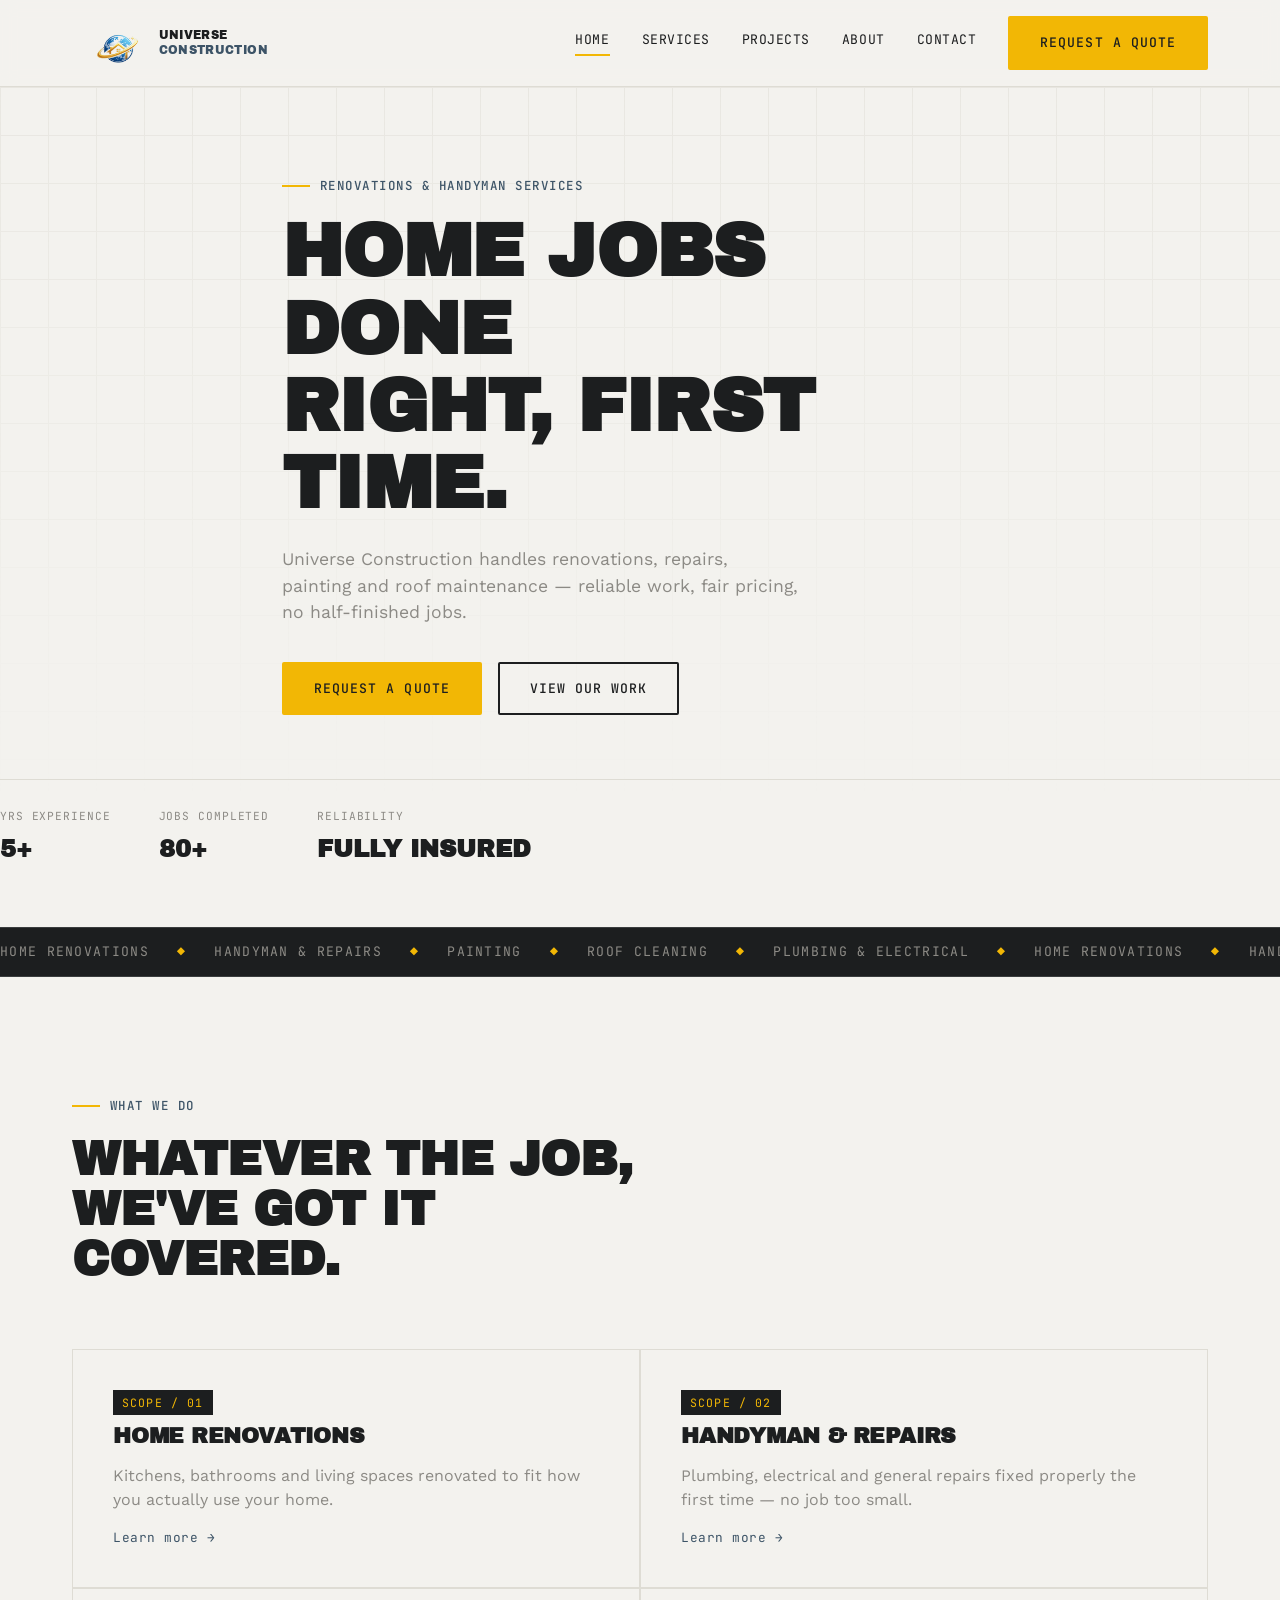
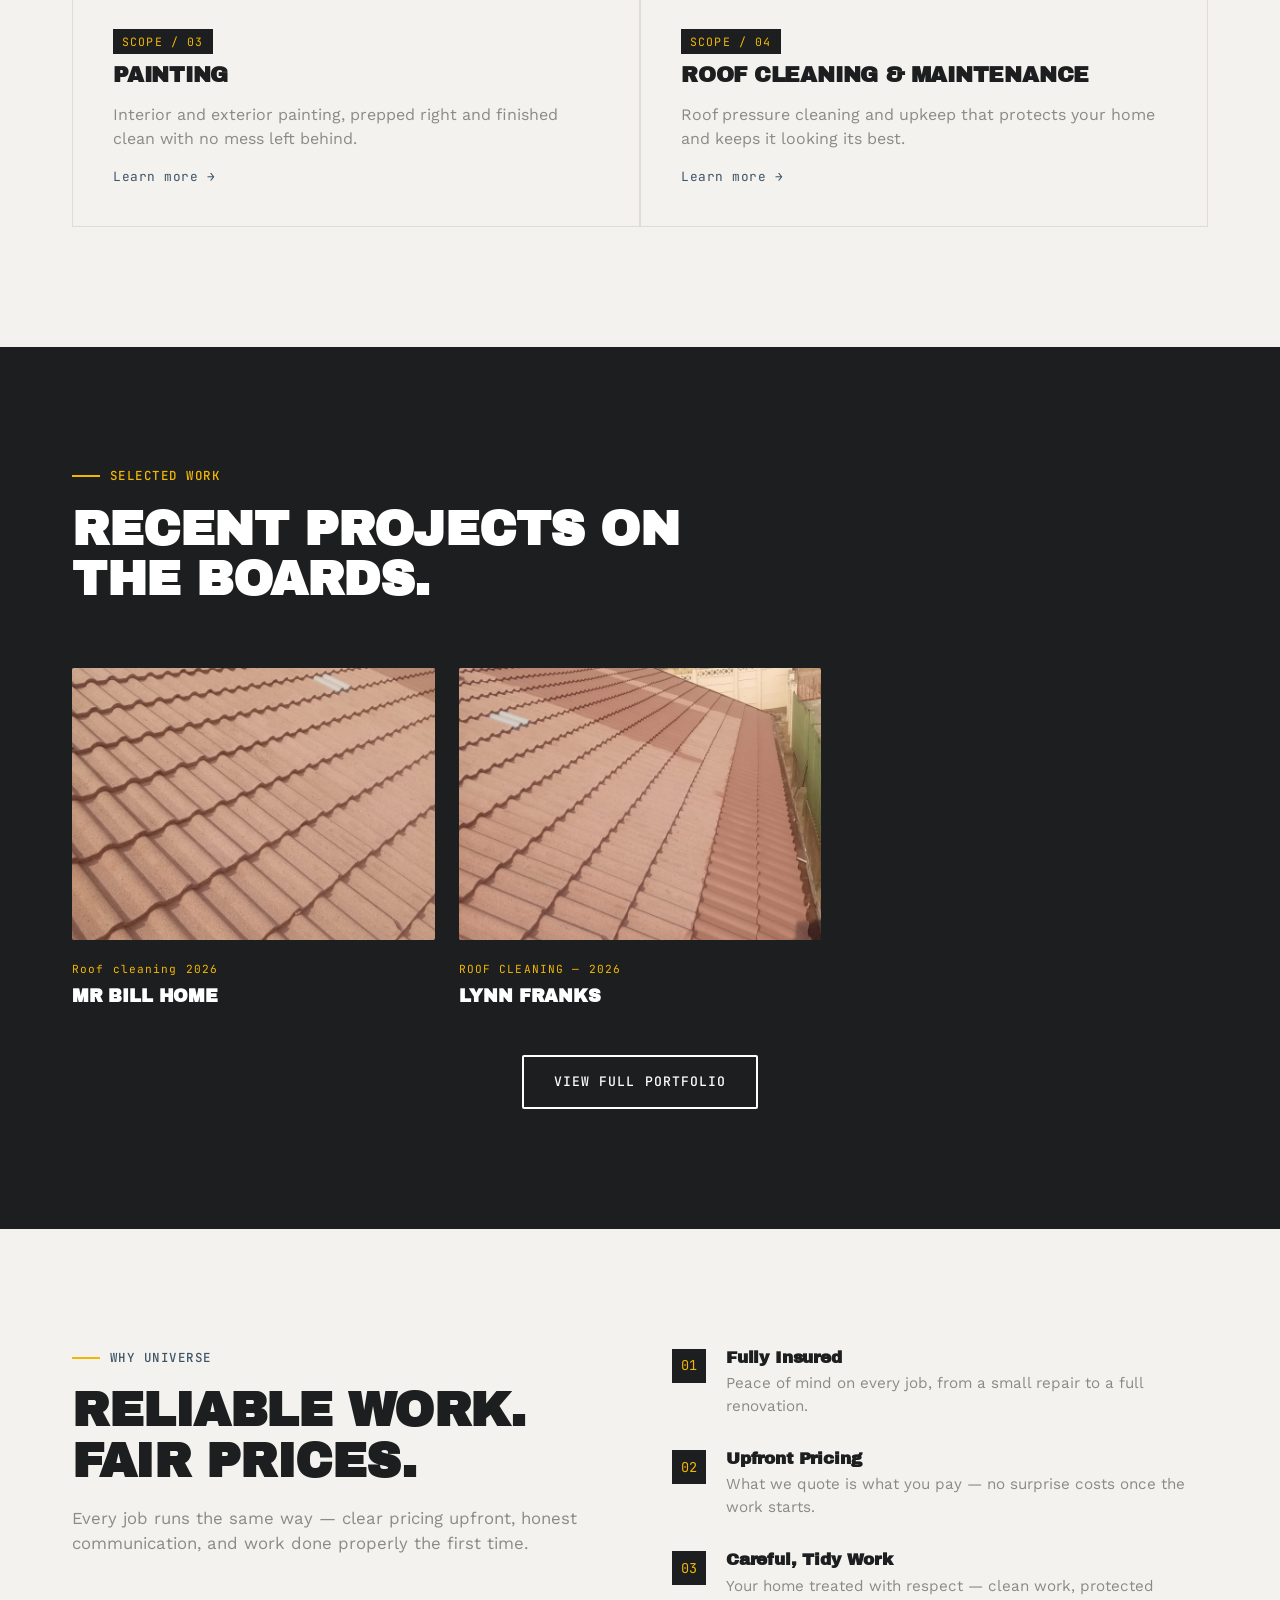
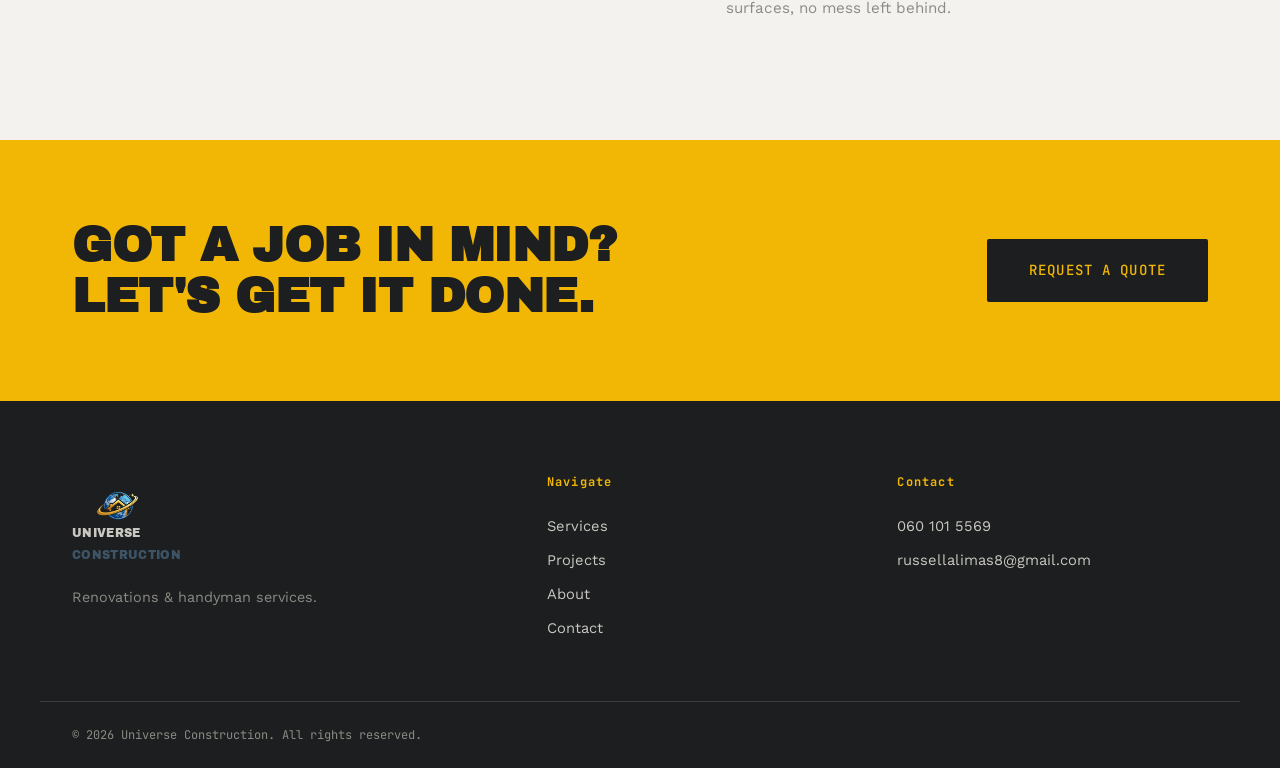
<file: index.html>
<!DOCTYPE html>
<html lang="en">
<head>
<meta charset="UTF-8">
<meta name="viewport" content="width=device-width, initial-scale=1.0">
<title>Universe Construction | Renovations &amp; Handyman Services</title>
<meta name="description" content="Universe Construction — home renovations, handyman repairs, painting and roof cleaning, done right the first time.">
<link rel="preconnect" href="https://fonts.googleapis.com">
<link rel="preconnect" href="https://fonts.gstatic.com" crossorigin>
<link href="https://fonts.googleapis.com/css2?family=Archivo+Black&family=Work+Sans:wght@400;500;600;700&family=JetBrains+Mono:wght@400;500&display=swap" rel="stylesheet">
<link rel="stylesheet" href="css/styles.css">
</head>
<body>

<!-- ============ HEADER ============ -->
<header class="site-header" id="siteHeader">
  <div class="container header-inner">
    <a href="index.html" class="logo">
      <img src="images/logo-icon.png" alt="Universe Construction logo" class="logo-mark-img">
      <span class="logo-text">UNIVERSE<br><span>CONSTRUCTION</span></span>
    </a>
    <nav class="main-nav" id="mainNav">
      <a href="index.html" class="active">Home</a>
      <a href="services.html">Services</a>
      <a href="projects.html">Projects</a>
      <a href="about.html">About</a>
      <a href="contact.html">Contact</a>
    </nav>
    <a href="contact.html#quote" class="btn btn-primary nav-cta">Request a Quote</a>
    <button class="nav-toggle" id="navToggle" aria-label="Toggle menu" aria-expanded="false">
      <span></span><span></span><span></span>
    </button>
  </div>
</header>

<main>

  <!-- ============ HERO ============ -->
  <section class="hero">
    <div class="blueprint-grid" aria-hidden="true"></div>
    <div class="container hero-inner">
      <p class="eyebrow"><span class="eyebrow-line"></span>RENOVATIONS &amp; HANDYMAN SERVICES</p>
      <h1 class="hero-title">Home jobs done<br>right, first time.</h1>
      <p class="hero-sub">Universe Construction handles renovations, repairs, painting and roof maintenance — reliable work, fair pricing, no half-finished jobs.</p>
      <div class="hero-actions">
        <a href="contact.html#quote" class="btn btn-primary">Request a Quote</a>
        <a href="projects.html" class="btn btn-outline">View Our Work</a>
      </div>
    </div>
    <div class="hero-specs" aria-hidden="true">
      <div class="spec-line"><span>YRS EXPERIENCE</span><strong>5+</strong></div>
      <div class="spec-line"><span>JOBS COMPLETED</span><strong>80+</strong></div>
      <div class="spec-line"><span>RELIABILITY</span><strong>FULLY INSURED</strong></div>
    </div>
  </section>

  <!-- ============ MARQUEE STRIP ============ -->
  <div class="marquee-strip" aria-hidden="true">
    <div class="marquee-track">
      <span>HOME RENOVATIONS</span><span>◆</span>
      <span>HANDYMAN &amp; REPAIRS</span><span>◆</span>
      <span>PAINTING</span><span>◆</span>
      <span>ROOF CLEANING</span><span>◆</span>
      <span>PLUMBING &amp; ELECTRICAL</span><span>◆</span>
      <span>HOME RENOVATIONS</span><span>◆</span>
      <span>HANDYMAN &amp; REPAIRS</span><span>◆</span>
      <span>PAINTING</span><span>◆</span>
      <span>ROOF CLEANING</span><span>◆</span>
      <span>PLUMBING &amp; ELECTRICAL</span><span>◆</span>
    </div>
  </div>

  <!-- ============ SERVICES ============ -->
  <section class="section services-section">
    <div class="container">
      <div class="section-head">
        <p class="eyebrow"><span class="eyebrow-line"></span>WHAT WE DO</p>
        <h2>Whatever the job,<br>we've got it covered.</h2>
      </div>

      <div class="services-grid">
        <article class="service-card reveal">
          <div class="service-card-top">
            <span class="service-tag">SCOPE / 01</span>
            <h3>Home Renovations</h3>
          </div>
          <p>Kitchens, bathrooms and living spaces renovated to fit how you actually use your home.</p>
          <a href="services.html#residential" class="card-link">Learn more →</a>
        </article>

        <article class="service-card reveal">
          <div class="service-card-top">
            <span class="service-tag">SCOPE / 02</span>
            <h3>Handyman &amp; Repairs</h3>
          </div>
          <p>Plumbing, electrical and general repairs fixed properly the first time — no job too small.</p>
          <a href="services.html#commercial" class="card-link">Learn more →</a>
        </article>

        <article class="service-card reveal">
          <div class="service-card-top">
            <span class="service-tag">SCOPE / 03</span>
            <h3>Painting</h3>
          </div>
          <p>Interior and exterior painting, prepped right and finished clean with no mess left behind.</p>
          <a href="services.html#civil" class="card-link">Learn more →</a>
        </article>

        <article class="service-card reveal">
          <div class="service-card-top">
            <span class="service-tag">SCOPE / 04</span>
            <h3>Roof Cleaning &amp; Maintenance</h3>
          </div>
          <p>Roof pressure cleaning and upkeep that protects your home and keeps it looking its best.</p>
          <a href="services.html#management" class="card-link">Learn more →</a>
        </article>
      </div>
    </div>
  </section>

  <!-- ============ FEATURED PROJECTS ============ -->
  <section class="section projects-section dark-section">
    <div class="container">
      <div class="section-head light">
        <p class="eyebrow"><span class="eyebrow-line"></span>SELECTED WORK</p>
        <h2>Recent projects on<br>the boards.</h2>
      </div>

      <div class="projects-grid" id="featuredProjectsGrid">
        <p class="gallery-loading">Loading projects...</p>
      </div>

      <div class="section-cta">
        <a href="projects.html" class="btn btn-outline btn-outline-light">View Full Portfolio</a>
      </div>
    </div>
  </section>

  <!-- ============ WHY US / TRUST ============ -->
  <section class="section trust-section">
    <div class="container trust-inner">
      <div class="trust-copy">
        <p class="eyebrow"><span class="eyebrow-line"></span>WHY UNIVERSE</p>
        <h2>Reliable work.<br>Fair prices.</h2>
        <p class="trust-lead">Every job runs the same way — clear pricing upfront, honest communication, and work done properly the first time.</p>
      </div>
      <div class="trust-list">
        <div class="trust-item">
          <span class="trust-num">01</span>
          <div>
            <h4>Fully Insured</h4>
            <p>Peace of mind on every job, from a small repair to a full renovation.</p>
          </div>
        </div>
        <div class="trust-item">
          <span class="trust-num">02</span>
          <div>
            <h4>Upfront Pricing</h4>
            <p>What we quote is what you pay — no surprise costs once the work starts.</p>
          </div>
        </div>
        <div class="trust-item">
          <span class="trust-num">03</span>
          <div>
            <h4>Careful, Tidy Work</h4>
            <p>Your home treated with respect — clean work, protected surfaces, no mess left behind.</p>
          </div>
        </div>
      </div>
    </div>
  </section>

  <!-- ============ CTA BAND ============ -->
  <section class="cta-band">
    <div class="container cta-band-inner">
      <h2>Got a job in mind?<br>Let's get it done.</h2>
      <a href="contact.html#quote" class="btn btn-primary btn-lg">Request a Quote</a>
    </div>
  </section>

</main>

<!-- ============ FOOTER ============ -->
<footer class="site-footer">
  <div class="container footer-inner">
    <div class="footer-col">
      <a href="index.html" class="logo">
        <img src="images/logo-icon.png" alt="Universe Construction logo" class="logo-mark-img">
        <span class="logo-text">UNIVERSE<br><span>CONSTRUCTION</span></span>
      </a>
      <p class="footer-tag">Renovations &amp; handyman services.</p>
    </div>
    <div class="footer-col">
      <h5>Navigate</h5>
      <a href="services.html">Services</a>
      <a href="projects.html">Projects</a>
      <a href="about.html">About</a>
      <a href="contact.html">Contact</a>
    </div>
    <div class="footer-col">
      <h5>Contact</h5>
      <a href="tel:+27601015569">060 101 5569</a>
      <a href="mailto:russellalimas8@gmail.com">russellalimas8@gmail.com</a>
    </div>
  </div>
  <div class="container footer-bottom">
    <span>© <span id="year"></span> Universe Construction. All rights reserved.</span>
  </div>
</footer>

<script src="js/main.js"></script>
</body>
</html>
</file>
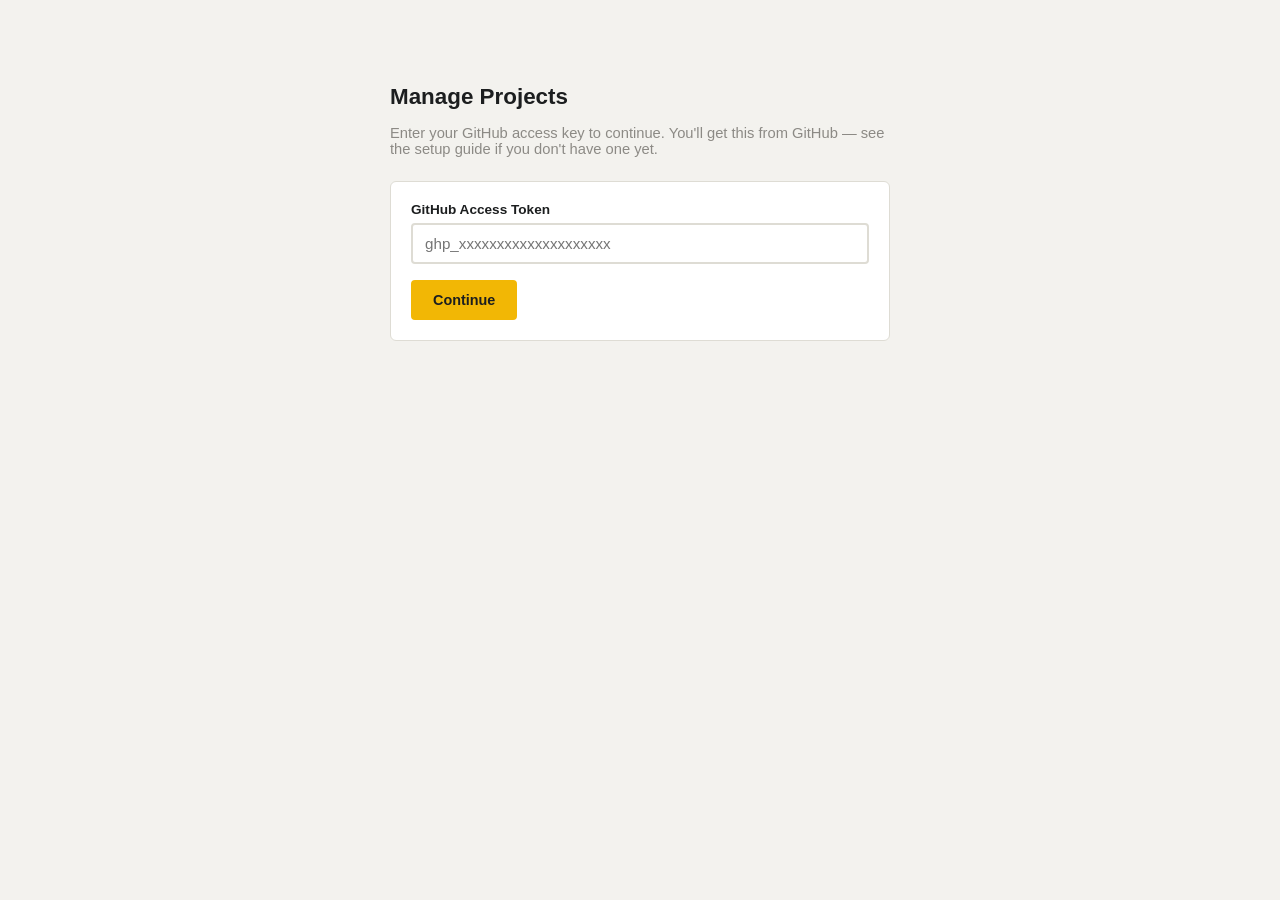
<file: admin/index.html>
<!DOCTYPE html>
<html lang="en">
<head>
<meta charset="UTF-8">
<meta name="viewport" content="width=device-width, initial-scale=1.0">
<title>Manage Projects | Universe Construction</title>
<style>
  :root {
    --charcoal: #1C1E1F;
    --yellow: #F2B705;
    --off-white: #F3F2EE;
    --line: #DEDCD4;
    --concrete: #8C8A85;
  }
  * { box-sizing: border-box; }
  body {
    font-family: -apple-system, Segoe UI, Roboto, sans-serif;
    background: var(--off-white);
    color: var(--charcoal);
    margin: 0;
    padding: 24px;
  }
  .wrap { max-width: 820px; margin: 0 auto; }
  h1 { font-size: 1.4rem; margin-bottom: 4px; }
  .sub { color: var(--concrete); margin-bottom: 24px; font-size: 0.92rem; }
  .card {
    background: white;
    border: 1px solid var(--line);
    border-radius: 6px;
    padding: 20px;
    margin-bottom: 20px;
  }
  label { display: block; font-weight: 600; font-size: 0.85rem; margin-bottom: 6px; margin-top: 14px; }
  label:first-child { margin-top: 0; }
  input, select, textarea {
    width: 100%;
    padding: 10px 12px;
    border: 2px solid var(--line);
    border-radius: 4px;
    font-size: 0.95rem;
    font-family: inherit;
  }
  textarea { resize: vertical; min-height: 70px; }
  button {
    background: var(--yellow);
    color: var(--charcoal);
    border: 2px solid var(--yellow);
    padding: 10px 20px;
    border-radius: 4px;
    font-weight: 700;
    cursor: pointer;
    font-size: 0.9rem;
    margin-top: 16px;
  }
  button:hover { background: transparent; }
  button.secondary { background: transparent; border-color: var(--charcoal); }
  button.danger { background: transparent; border-color: #C0392B; color: #C0392B; margin-top: 8px; }
  .project-item {
    border: 1px solid var(--line);
    border-radius: 4px;
    padding: 14px;
    margin-bottom: 10px;
    display: flex;
    justify-content: space-between;
    align-items: center;
    gap: 12px;
  }
  .project-item img { width: 60px; height: 45px; object-fit: cover; border-radius: 3px; }
  .project-item .placeholder { width: 60px; height: 45px; background: var(--charcoal); border-radius: 3px; }
  .photo-thumb { position: relative; width: 90px; height: 68px; }
  .photo-thumb img { width: 100%; height: 100%; object-fit: cover; border-radius: 4px; display: block; }
  .photo-thumb .rm {
    position: absolute; top: -6px; right: -6px;
    width: 20px; height: 20px; border-radius: 50%;
    background: #C0392B; color: white; border: none;
    font-size: 12px; line-height: 1; cursor: pointer;
    display: flex; align-items: center; justify-content: center;
    padding: 0; margin: 0;
  }
  .project-item-info { flex: 1; }
  .project-item-info strong { display: block; font-size: 0.95rem; }
  .project-item-info span { font-size: 0.8rem; color: var(--concrete); }
  .status { padding: 12px; border-radius: 4px; margin-bottom: 16px; font-size: 0.9rem; }
  .status.error { background: #FBEAE8; border: 1px solid #C0392B; }
  .status.success { background: #FFF8E1; border: 1px solid var(--yellow); }
  .hidden { display: none; }
  #tokenScreen { max-width: 500px; margin: 60px auto; }
</style>
</head>
<body>
<div class="wrap">

  <div id="tokenScreen">
    <h1>Manage Projects</h1>
    <p class="sub">Enter your GitHub access key to continue. You'll get this from GitHub — see the setup guide if you don't have one yet.</p>
    <div class="card">
      <label for="tokenInput">GitHub Access Token</label>
      <input type="password" id="tokenInput" placeholder="ghp_xxxxxxxxxxxxxxxxxxxx">
      <button onclick="saveToken()">Continue</button>
      <div id="tokenStatus"></div>
    </div>
  </div>

  <div id="mainScreen" class="hidden">
    <h1>Manage Projects</h1>
    <p class="sub">Add, edit, or remove project photos and details. Changes go live in about a minute.</p>
    <div id="statusMsg"></div>

    <div class="card">
      <h3 style="margin-top:0;">Current Projects</h3>
      <div id="projectList">Loading...</div>
    </div>

    <div class="card">
      <h3 style="margin-top:0;">Service Page Photos</h3>
      <p class="sub" style="margin-bottom:12px;">These are the photos shown next to each service on your Services page. Click "Replace Photo" to swap any of them.</p>
      <div id="servicePhotoList">Loading...</div>
    </div>

    <div class="card">
      <h3 style="margin-top:0;" id="formTitle">Add New Project</h3>
      <input type="hidden" id="editIndex" value="-1">
      <label for="titleInput">Project Title</label>
      <input type="text" id="titleInput" placeholder="e.g. Smith Family Kitchen Reno">

      <label for="categoryInput">Category</label>
      <select id="categoryInput">
        <option value="renovation">Renovation</option>
        <option value="handyman">Handyman / Repairs</option>
        <option value="painting">Painting</option>
        <option value="roofing">Roof Cleaning</option>
        <option value="other">Other</option>
      </select>

      <label for="metaInput">Label</label>
      <input type="text" id="metaInput" placeholder="e.g. RENOVATION — 2026">

      <label for="descInput">Description</label>
      <textarea id="descInput" placeholder="Short description of the project"></textarea>

      <label for="imageInput">Photos (up to 5)</label>
      <input type="file" id="imageInput" accept="image/*" multiple>
      <div id="imagePreview" style="display:flex; flex-wrap:wrap; gap:8px; margin-top:8px;"></div>

      <button onclick="saveProject()" id="saveBtn">Add Project</button>
      <button class="secondary" onclick="resetForm()">Cancel Edit</button>
    </div>
  </div>

</div>

<script>
  const OWNER = 'russellalimas8-jpg';
  const REPO = 'universe-construction';
  const FILE_PATH = 'content/projects.json';
  const API_BASE = `https://api.github.com/repos/${OWNER}/${REPO}`;

  const SERVICE_PHOTOS = [
    { key: 'home-renovations', label: 'Home Renovations', path: 'images/services/home-renovations.jpeg' },
    { key: 'handyman-repairs', label: 'Handyman & Repairs', path: 'images/services/handyman-repairs.jpeg' },
    { key: 'painting', label: 'Painting', path: 'images/services/painting.jpeg' },
    { key: 'roof-cleaning', label: 'Roof Cleaning & Maintenance', path: 'images/services/roof-cleaning.jpeg' }
  ];
  const servicePhotoSha = {};

  let token = sessionStorage.getItem('gh_token') || '';
  let projectsData = { projects: [] };
  let fileSha = '';
  const MAX_PHOTOS = 5;
  let existingImages = [];   // image paths already saved (when editing)
  let pendingNewImages = []; // { base64, name } not yet uploaded

  if (token) {
    document.getElementById('tokenInput').value = token;
    showMainScreen();
  }

  function saveToken() {
    const val = document.getElementById('tokenInput').value.trim();
    if (!val) return;
    token = val;
    sessionStorage.setItem('gh_token', token);
    showMainScreen();
  }

  async function showMainScreen() {
    document.getElementById('tokenScreen').classList.add('hidden');
    document.getElementById('mainScreen').classList.remove('hidden');
    await loadProjects();
    await loadServicePhotos();
  }

  function authHeaders() {
    return {
      'Authorization': `Bearer ${token}`,
      'Accept': 'application/vnd.github+json'
    };
  }

  async function loadServicePhotos() {
    const list = document.getElementById('servicePhotoList');
    list.innerHTML = '';
    for (const sp of SERVICE_PHOTOS) {
      try {
        const res = await fetch(`${API_BASE}/contents/${sp.path}`, { headers: authHeaders() });
        if (res.ok) {
          const data = await res.json();
          servicePhotoSha[sp.key] = data.sha;
        }
      } catch (e) { /* ignore, will just show without sha */ }
    }
    renderServicePhotoList();
  }

  function renderServicePhotoList() {
    const list = document.getElementById('servicePhotoList');
    list.innerHTML = '';
    SERVICE_PHOTOS.forEach((sp) => {
      const div = document.createElement('div');
      div.className = 'project-item';
      const cacheBust = `?v=${Date.now()}`;
      div.innerHTML = `
        <img src="/${sp.path}${cacheBust}" alt="">
        <div class="project-item-info">
          <strong>${sp.label}</strong>
          <span id="sp-status-${sp.key}"></span>
        </div>
        <div>
          <input type="file" accept="image/*" id="sp-file-${sp.key}" style="display:none" onchange="replaceServicePhoto('${sp.key}')">
          <button class="secondary" onclick="document.getElementById('sp-file-${sp.key}').click()">Replace Photo</button>
        </div>
      `;
      list.appendChild(div);
    });
  }

  async function replaceServicePhoto(key) {
    const sp = SERVICE_PHOTOS.find(s => s.key === key);
    const fileInput = document.getElementById(`sp-file-${key}`);
    const file = fileInput.files[0];
    if (!file) return;
    const statusEl = document.getElementById(`sp-status-${key}`);
    statusEl.textContent = 'Uploading...';

    const reader = new FileReader();
    reader.onload = async () => {
      const base64 = reader.result.split(',')[1];
      try {
        const body = {
          message: `Replace service photo: ${sp.label}`,
          content: base64
        };
        if (servicePhotoSha[key]) body.sha = servicePhotoSha[key];
        const res = await fetch(`${API_BASE}/contents/${sp.path}`, {
          method: 'PUT',
          headers: { ...authHeaders(), 'Content-Type': 'application/json' },
          body: JSON.stringify(body)
        });
        if (!res.ok) {
          const err = await res.json().catch(() => ({}));
          throw new Error(err.message || 'Upload failed — check your token permissions');
        }
        const data = await res.json();
        servicePhotoSha[key] = data.content.sha;
        statusEl.textContent = 'Updated — live in about a minute';
        showStatus('success', `${sp.label} photo updated! Your live site will refresh within about a minute.`);
        setTimeout(() => renderServicePhotoList(), 1200);
      } catch (err) {
        statusEl.textContent = '';
        showStatus('error', err.message);
      }
    };
    reader.readAsDataURL(file);
  }

  async function loadProjects() {
    try {
      const res = await fetch(`${API_BASE}/contents/${FILE_PATH}`, { headers: authHeaders() });
      if (!res.ok) throw new Error('Could not load projects (check your token)');
      const data = await res.json();
      fileSha = data.sha;
      const decoded = decodeURIComponent(escape(atob(data.content)));
      projectsData = JSON.parse(decoded);
      renderProjectList();
    } catch (err) {
      showStatus('error', err.message);
    }
  }

  function renderProjectList() {
    const list = document.getElementById('projectList');
    if (!projectsData.projects.length) {
      list.innerHTML = '<p style="color:var(--concrete)">No projects yet.</p>';
      return;
    }
    list.innerHTML = '';
    projectsData.projects.forEach((p, i) => {
      const div = document.createElement('div');
      div.className = 'project-item';
      const imgs = getProjectImages(p);
      const thumb = imgs.length
        ? `<img src="${imgs[0]}" alt="">`
        : `<div class="placeholder"></div>`;
      const countBadge = imgs.length > 1 ? ` &middot; ${imgs.length} photos` : '';
      div.innerHTML = `
        ${thumb}
        <div class="project-item-info">
          <strong>${p.title}</strong>
          <span>${p.meta || p.category}${countBadge}</span>
        </div>
        <div>
          <button class="secondary" onclick="editProject(${i})">Edit</button>
          <button class="danger" onclick="deleteProject(${i})">Delete</button>
        </div>
      `;
      list.appendChild(div);
    });
  }

  // Returns an array of image paths for a project, supporting both the
  // newer `images` array field and the older single `image` field.
  function getProjectImages(p) {
    if (Array.isArray(p.images)) return p.images.filter(Boolean);
    if (p.image) return [p.image];
    return [];
  }

  function editProject(i) {
    const p = projectsData.projects[i];
    document.getElementById('editIndex').value = i;
    document.getElementById('titleInput').value = p.title || '';
    document.getElementById('categoryInput').value = p.category || 'other';
    document.getElementById('metaInput').value = p.meta || '';
    document.getElementById('descInput').value = p.description || '';
    document.getElementById('formTitle').textContent = 'Edit Project';
    document.getElementById('saveBtn').textContent = 'Save Changes';
    existingImages = getProjectImages(p);
    pendingNewImages = [];
    document.getElementById('imageInput').value = '';
    renderImagePreview();
    window.scrollTo({ top: document.body.scrollHeight, behavior: 'smooth' });
  }

  function resetForm() {
    document.getElementById('editIndex').value = -1;
    document.getElementById('titleInput').value = '';
    document.getElementById('categoryInput').value = 'renovation';
    document.getElementById('metaInput').value = '';
    document.getElementById('descInput').value = '';
    document.getElementById('imageInput').value = '';
    document.getElementById('formTitle').textContent = 'Add New Project';
    document.getElementById('saveBtn').textContent = 'Add Project';
    existingImages = [];
    pendingNewImages = [];
    renderImagePreview();
  }

  document.getElementById('imageInput').addEventListener('change', (e) => {
    const files = Array.from(e.target.files || []);
    const spaceLeft = MAX_PHOTOS - (existingImages.length + pendingNewImages.length);
    if (spaceLeft <= 0) {
      showStatus('error', `You already have ${MAX_PHOTOS} photos on this project. Remove one first.`);
      e.target.value = '';
      return;
    }
    const toAdd = files.slice(0, spaceLeft);
    if (files.length > toAdd.length) {
      showStatus('error', `Only ${MAX_PHOTOS} photos allowed per project — added the first ${toAdd.length}.`);
    }
    let remaining = toAdd.length;
    if (remaining === 0) { e.target.value = ''; return; }
    toAdd.forEach(file => {
      const reader = new FileReader();
      reader.onload = () => {
        pendingNewImages.push({
          base64: reader.result.split(',')[1],
          name: Date.now() + '-' + Math.random().toString(36).slice(2, 7) + '-' + file.name.replace(/[^a-zA-Z0-9.\-]/g, ''),
          dataUrl: reader.result
        });
        remaining--;
        if (remaining === 0) {
          renderImagePreview();
          e.target.value = '';
        }
      };
      reader.readAsDataURL(file);
    });
  });

  function renderImagePreview() {
    const wrap = document.getElementById('imagePreview');
    wrap.innerHTML = '';
    existingImages.forEach((path, idx) => {
      const div = document.createElement('div');
      div.className = 'photo-thumb';
      div.innerHTML = `<img src="${path}" alt=""><button type="button" class="rm" onclick="removeExistingImage(${idx})">&times;</button>`;
      wrap.appendChild(div);
    });
    pendingNewImages.forEach((img, idx) => {
      const div = document.createElement('div');
      div.className = 'photo-thumb';
      div.innerHTML = `<img src="${img.dataUrl}" alt=""><button type="button" class="rm" onclick="removePendingImage(${idx})">&times;</button>`;
      wrap.appendChild(div);
    });
  }

  function removeExistingImage(idx) {
    existingImages.splice(idx, 1);
    renderImagePreview();
  }

  function removePendingImage(idx) {
    pendingNewImages.splice(idx, 1);
    renderImagePreview();
  }

  async function uploadPendingImages() {
    const uploaded = [];
    for (const img of pendingNewImages) {
      const path = `images/uploads/${img.name}`;
      const res = await fetch(`${API_BASE}/contents/${path}`, {
        method: 'PUT',
        headers: { ...authHeaders(), 'Content-Type': 'application/json' },
        body: JSON.stringify({
          message: `Upload project photo ${img.name}`,
          content: img.base64
        })
      });
      if (!res.ok) throw new Error('Photo upload failed — check your token permissions');
      uploaded.push(`/${path}`);
    }
    return uploaded;
  }

  async function saveProject() {
    const title = document.getElementById('titleInput').value.trim();
    const category = document.getElementById('categoryInput').value;
    const meta = document.getElementById('metaInput').value.trim();
    const description = document.getElementById('descInput').value.trim();
    const editIndex = parseInt(document.getElementById('editIndex').value, 10);

    if (!title) { showStatus('error', 'Please enter a project title.'); return; }

    document.getElementById('saveBtn').disabled = true;
    document.getElementById('saveBtn').textContent = 'Saving...';

    try {
      const newlyUploaded = await uploadPendingImages();
      const finalImages = [...existingImages, ...newlyUploaded].slice(0, MAX_PHOTOS);

      const newProject = { title, category, meta, description, images: finalImages };

      if (editIndex >= 0) {
        projectsData.projects[editIndex] = newProject;
      } else {
        projectsData.projects.push(newProject);
      }

      await commitProjects(`Update project: ${title}`);
      showStatus('success', 'Saved! Your live site will update within about a minute.');
      resetForm();
      renderProjectList();
    } catch (err) {
      showStatus('error', err.message);
    } finally {
      document.getElementById('saveBtn').disabled = false;
      document.getElementById('saveBtn').textContent = editIndex >= 0 ? 'Save Changes' : 'Add Project';
    }
  }

  async function deleteProject(i) {
    if (!confirm(`Delete "${projectsData.projects[i].title}"? This can't be undone.`)) return;
    projectsData.projects.splice(i, 1);
    try {
      await commitProjects('Delete project');
      showStatus('success', 'Project deleted.');
      renderProjectList();
    } catch (err) {
      showStatus('error', err.message);
    }
  }

  async function commitProjects(message) {
    const content = btoa(unescape(encodeURIComponent(JSON.stringify(projectsData, null, 2))));
    const res = await fetch(`${API_BASE}/contents/${FILE_PATH}`, {
      method: 'PUT',
      headers: { ...authHeaders(), 'Content-Type': 'application/json' },
      body: JSON.stringify({ message, content, sha: fileSha })
    });
    if (!res.ok) {
      const err = await res.json().catch(() => ({}));
      throw new Error(err.message || 'Could not save changes to GitHub');
    }
    const data = await res.json();
    fileSha = data.content.sha;
  }

  function showStatus(type, msg) {
    const el = document.getElementById('statusMsg');
    el.innerHTML = `<div class="status ${type}">${msg}</div>`;
    setTimeout(() => { el.innerHTML = ''; }, 6000);
  }
</script>
</body>
</html>
</file>
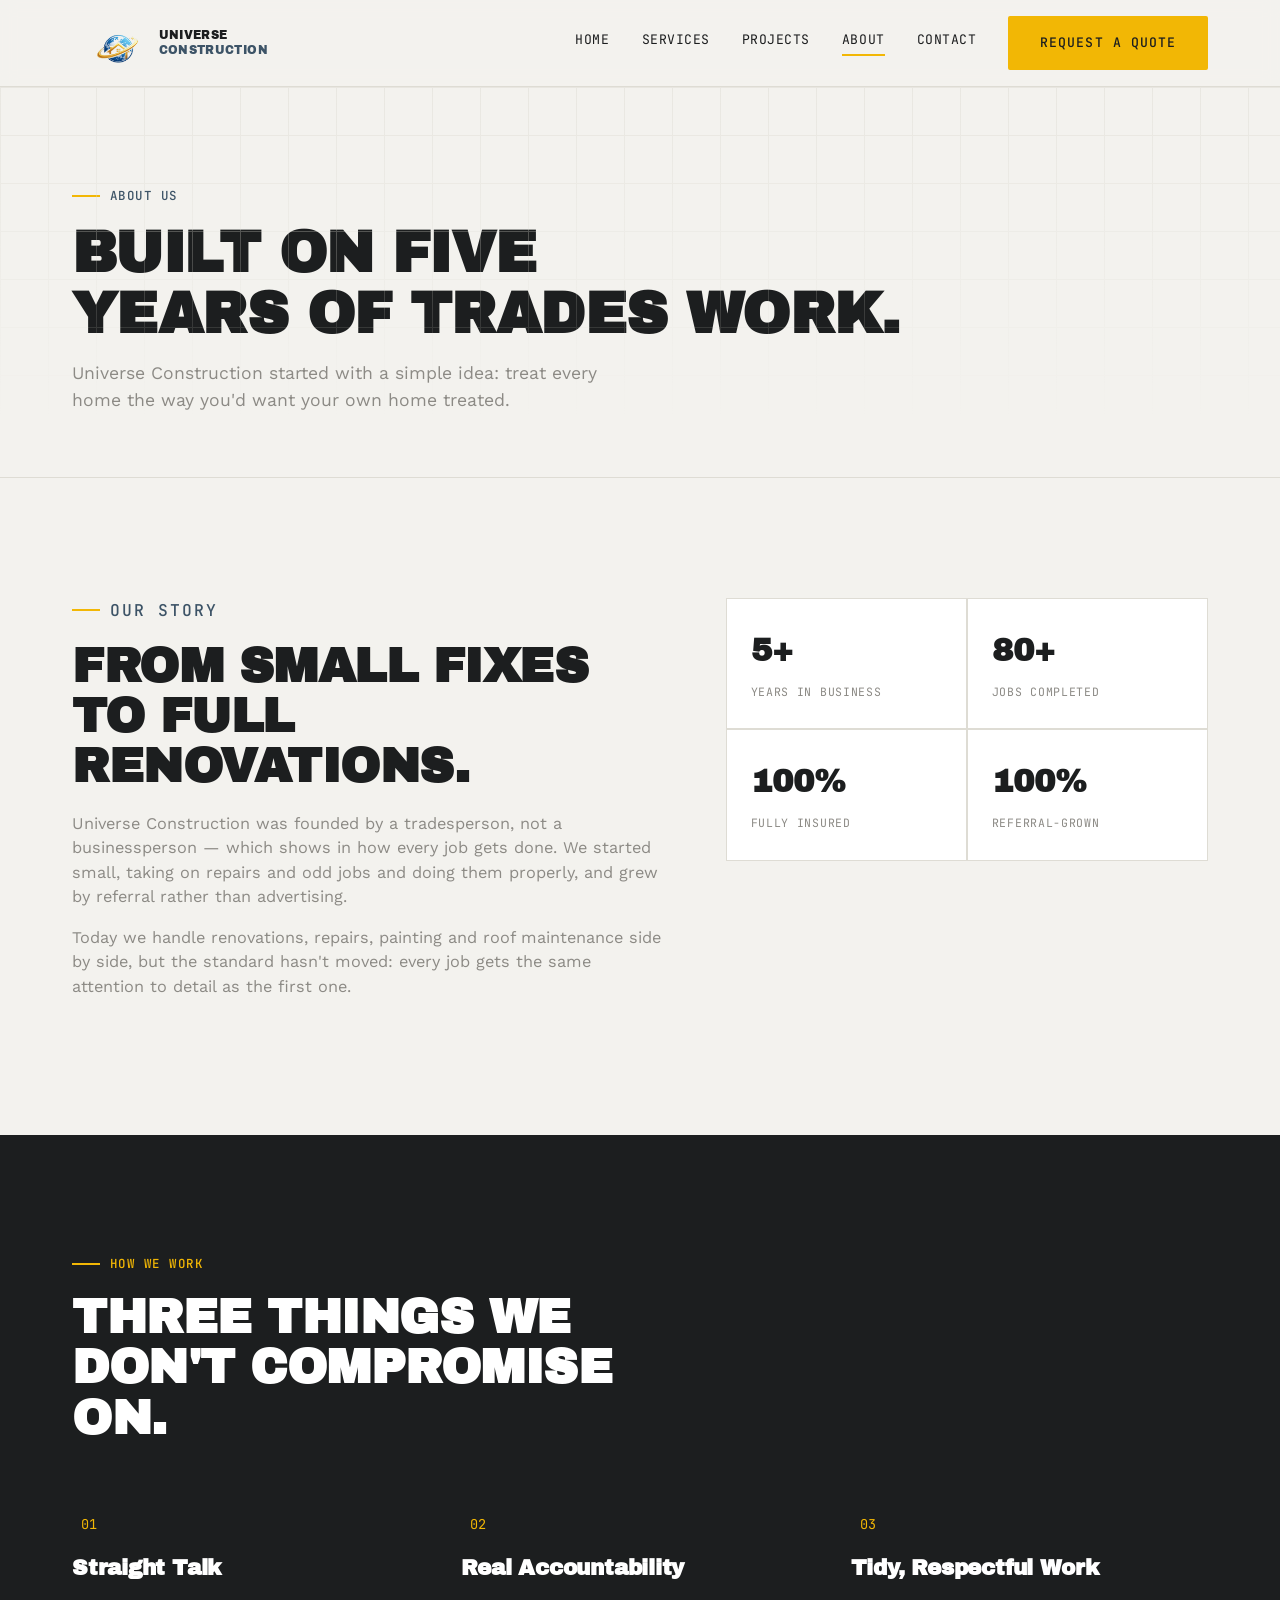
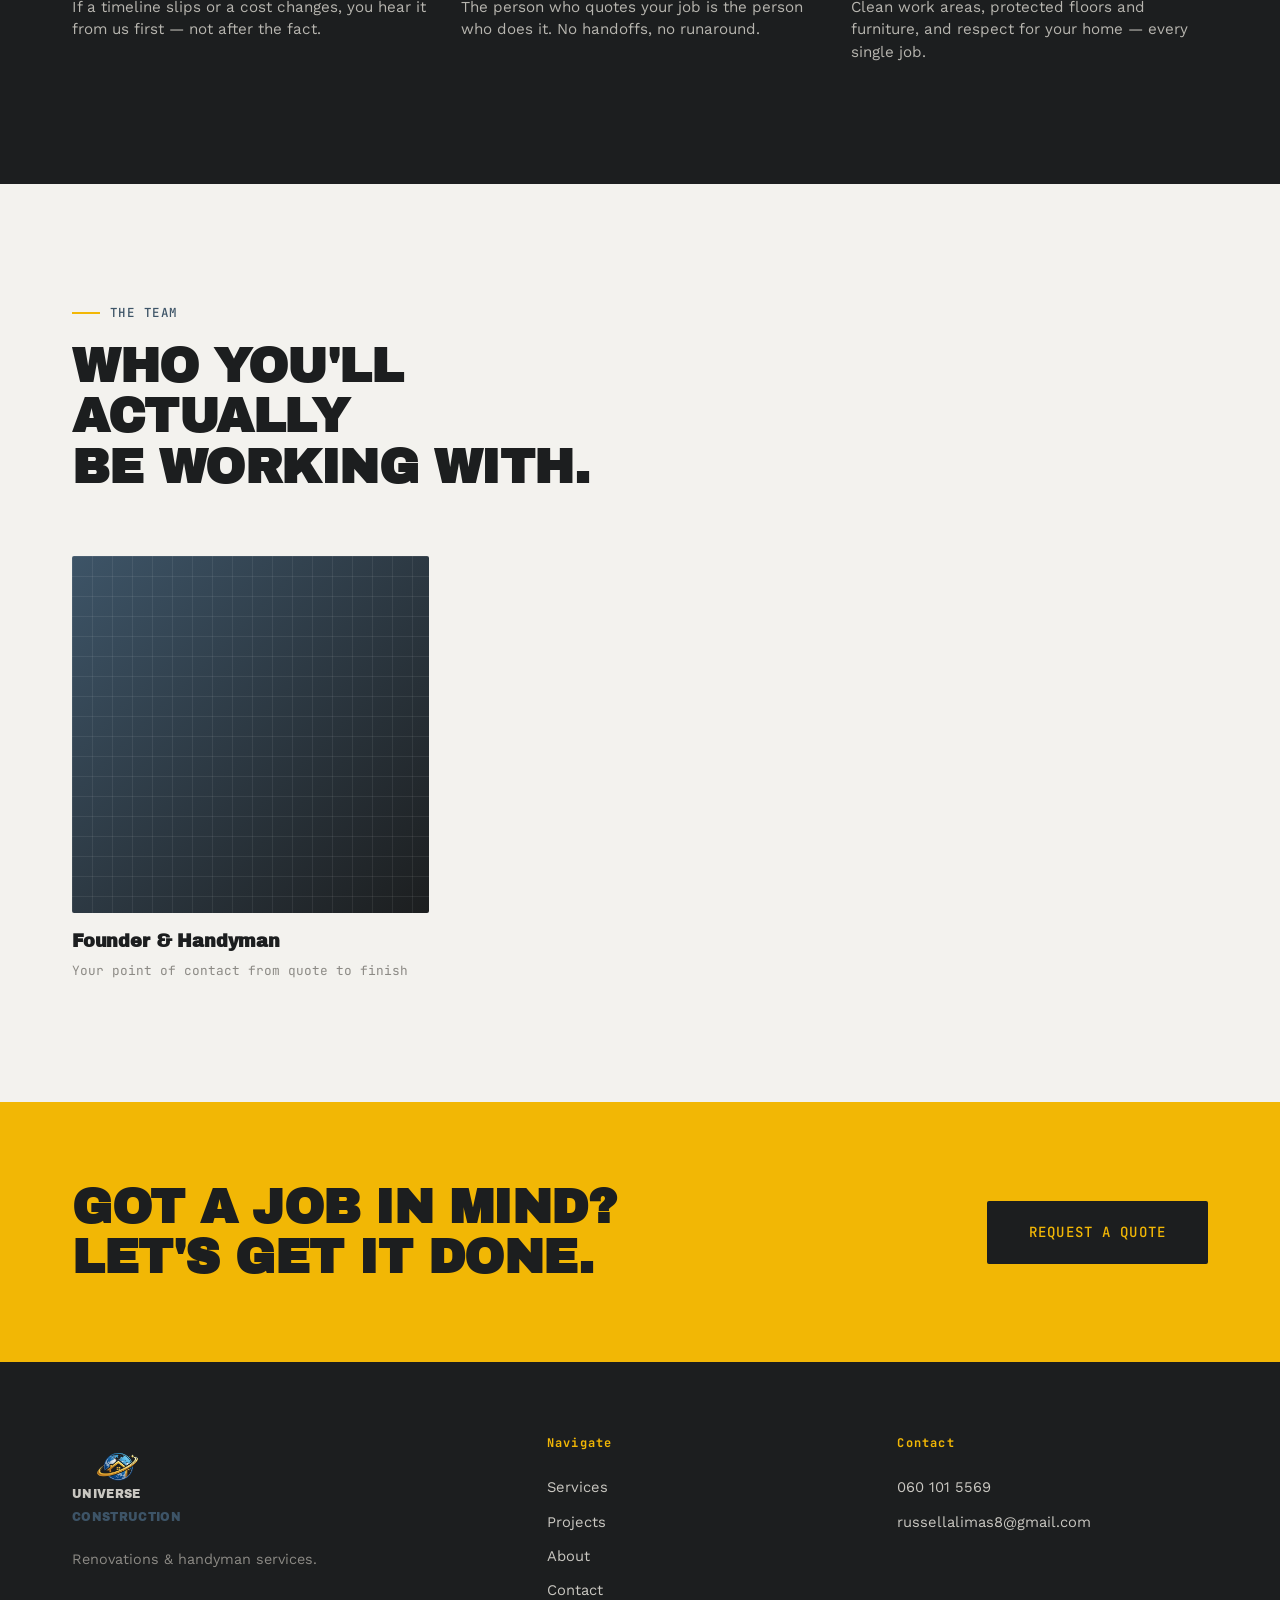
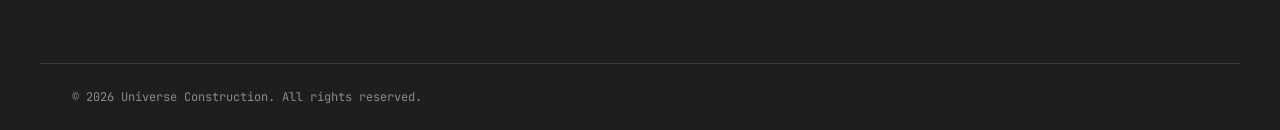
<file: about.html>
<!DOCTYPE html>
<html lang="en">
<head>
<meta charset="UTF-8">
<meta name="viewport" content="width=device-width, initial-scale=1.0">
<title>About | Universe Construction</title>
<meta name="description" content="Universe Construction — our story and how we work on renovations, repairs, and handyman jobs.">
<link rel="preconnect" href="https://fonts.googleapis.com">
<link rel="preconnect" href="https://fonts.gstatic.com" crossorigin>
<link href="https://fonts.googleapis.com/css2?family=Archivo+Black&family=Work+Sans:wght@400;500;600;700&family=JetBrains+Mono:wght@400;500&display=swap" rel="stylesheet">
<link rel="stylesheet" href="css/styles.css">
</head>
<body>

<!-- ============ HEADER ============ -->
<header class="site-header" id="siteHeader">
  <div class="container header-inner">
    <a href="index.html" class="logo">
      <img src="images/logo-icon.png" alt="Universe Construction logo" class="logo-mark-img">
      <span class="logo-text">UNIVERSE<br><span>CONSTRUCTION</span></span>
    </a>
    <nav class="main-nav" id="mainNav">
      <a href="index.html">Home</a>
      <a href="services.html">Services</a>
      <a href="projects.html">Projects</a>
      <a href="about.html" class="active">About</a>
      <a href="contact.html">Contact</a>
    </nav>
    <a href="contact.html#quote" class="btn btn-primary nav-cta">Request a Quote</a>
    <button class="nav-toggle" id="navToggle" aria-label="Toggle menu" aria-expanded="false">
      <span></span><span></span><span></span>
    </button>
  </div>
</header>

<main>

  <!-- ============ PAGE HERO ============ -->
  <section class="page-hero">
    <div class="blueprint-grid" aria-hidden="true"></div>
    <div class="container">
      <p class="eyebrow"><span class="eyebrow-line"></span>ABOUT US</p>
      <h1 class="page-title">Built on five<br>years of trades work.</h1>
      <p class="page-lead">Universe Construction started with a simple idea: treat every home the way you'd want your own home treated.</p>
    </div>
  </section>

  <!-- ============ STORY ============ -->
  <section class="section about-story">
    <div class="container about-story-inner">
      <div class="about-story-copy">
        <p class="eyebrow"><span class="eyebrow-line"></span>OUR STORY</p>
        <h2>From small fixes<br>to full renovations.</h2>
        <p>Universe Construction was founded by a tradesperson, not a businessperson — which shows in how every job gets done. We started small, taking on repairs and odd jobs and doing them properly, and grew by referral rather than advertising.</p>
        <p>Today we handle renovations, repairs, painting and roof maintenance side by side, but the standard hasn't moved: every job gets the same attention to detail as the first one.</p>
      </div>
      <div class="about-stats">
        <div class="about-stat">
          <strong>5+</strong>
          <span>Years in Business</span>
        </div>
        <div class="about-stat">
          <strong>80+</strong>
          <span>Jobs Completed</span>
        </div>
        <div class="about-stat">
          <strong>100%</strong>
          <span>Fully Insured</span>
        </div>
        <div class="about-stat">
          <strong>100%</strong>
          <span>Referral-Grown</span>
        </div>
      </div>
    </div>
  </section>

  <!-- ============ VALUES ============ -->
  <section class="section values-section dark-section">
    <div class="container">
      <div class="section-head light">
        <p class="eyebrow"><span class="eyebrow-line"></span>HOW WE WORK</p>
        <h2>Three things we<br>don't compromise on.</h2>
      </div>
      <div class="values-grid">
        <article class="value-card reveal">
          <span class="trust-num">01</span>
          <h3>Straight Talk</h3>
          <p>If a timeline slips or a cost changes, you hear it from us first — not after the fact.</p>
        </article>
        <article class="value-card reveal">
          <span class="trust-num">02</span>
          <h3>Real Accountability</h3>
          <p>The person who quotes your job is the person who does it. No handoffs, no runaround.</p>
        </article>
        <article class="value-card reveal">
          <span class="trust-num">03</span>
          <h3>Tidy, Respectful Work</h3>
          <p>Clean work areas, protected floors and furniture, and respect for your home — every single job.</p>
        </article>
      </div>
    </div>
  </section>

  <!-- ============ TEAM ============ -->
  <section class="section team-section">
    <div class="container">
      <div class="section-head">
        <p class="eyebrow"><span class="eyebrow-line"></span>THE TEAM</p>
        <h2>Who you'll actually<br>be working with.</h2>
      </div>
      <div class="team-grid">
        <article class="team-card reveal">
          <div class="team-photo"></div>
          <h4>Founder &amp; Handyman</h4>
          <span class="team-role">Your point of contact from quote to finish</span>
        </article>
      </div>
    </div>
  </section>

  <!-- ============ CTA BAND ============ -->
  <section class="cta-band">
    <div class="container cta-band-inner">
      <h2>Got a job in mind?<br>Let's get it done.</h2>
      <a href="contact.html#quote" class="btn btn-primary btn-lg">Request a Quote</a>
    </div>
  </section>

</main>

<!-- ============ FOOTER ============ -->
<footer class="site-footer">
  <div class="container footer-inner">
    <div class="footer-col">
      <a href="index.html" class="logo">
        <img src="images/logo-icon.png" alt="Universe Construction logo" class="logo-mark-img">
        <span class="logo-text">UNIVERSE<br><span>CONSTRUCTION</span></span>
      </a>
      <p class="footer-tag">Renovations &amp; handyman services.</p>
    </div>
    <div class="footer-col">
      <h5>Navigate</h5>
      <a href="services.html">Services</a>
      <a href="projects.html">Projects</a>
      <a href="about.html">About</a>
      <a href="contact.html">Contact</a>
    </div>
    <div class="footer-col">
      <h5>Contact</h5>
      <a href="tel:+27601015569">060 101 5569</a>
      <a href="mailto:russellalimas8@gmail.com">russellalimas8@gmail.com</a>
    </div>
  </div>
  <div class="container footer-bottom">
    <span>© <span id="year"></span> Universe Construction. All rights reserved.</span>
  </div>
</footer>

<script src="js/main.js"></script>
</body>
</html>
</file>
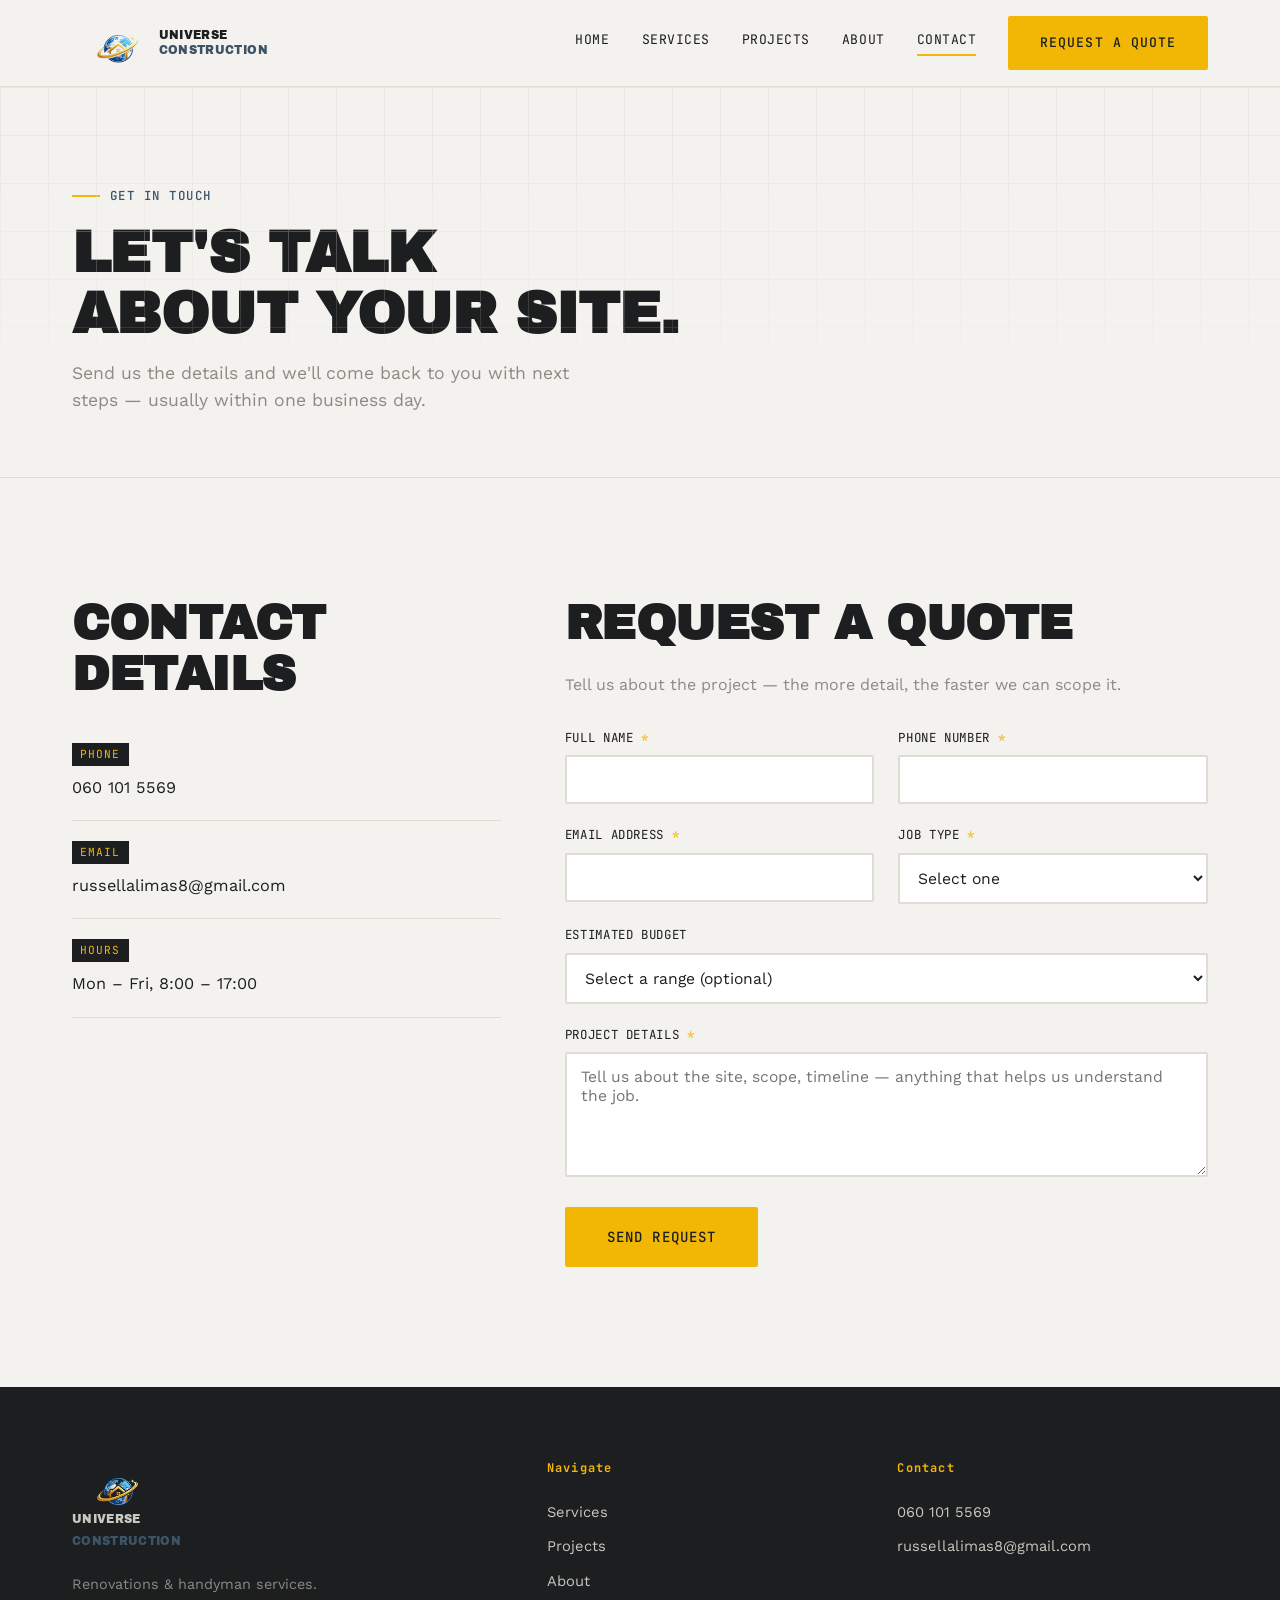
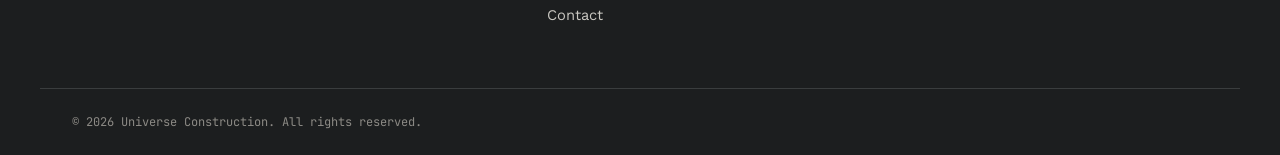
<file: contact.html>
<!DOCTYPE html>
<html lang="en">
<head>
<meta charset="UTF-8">
<meta name="viewport" content="width=device-width, initial-scale=1.0">
<title>Contact | Universe Construction</title>
<meta name="description" content="Get in touch with Universe Construction or request a quote for your next renovation or repair job.">
<link rel="preconnect" href="https://fonts.googleapis.com">
<link rel="preconnect" href="https://fonts.gstatic.com" crossorigin>
<link href="https://fonts.googleapis.com/css2?family=Archivo+Black&family=Work+Sans:wght@400;500;600;700&family=JetBrains+Mono:wght@400;500&display=swap" rel="stylesheet">
<link rel="stylesheet" href="css/styles.css">
</head>
<body>

<!-- ============ HEADER ============ -->
<header class="site-header" id="siteHeader">
  <div class="container header-inner">
    <a href="index.html" class="logo">
      <img src="images/logo-icon.png" alt="Universe Construction logo" class="logo-mark-img">
      <span class="logo-text">UNIVERSE<br><span>CONSTRUCTION</span></span>
    </a>
    <nav class="main-nav" id="mainNav">
      <a href="index.html">Home</a>
      <a href="services.html">Services</a>
      <a href="projects.html">Projects</a>
      <a href="about.html">About</a>
      <a href="contact.html" class="active">Contact</a>
    </nav>
    <a href="contact.html#quote" class="btn btn-primary nav-cta">Request a Quote</a>
    <button class="nav-toggle" id="navToggle" aria-label="Toggle menu" aria-expanded="false">
      <span></span><span></span><span></span>
    </button>
  </div>
</header>

<main>

  <!-- ============ PAGE HERO ============ -->
  <section class="page-hero">
    <div class="blueprint-grid" aria-hidden="true"></div>
    <div class="container">
      <p class="eyebrow"><span class="eyebrow-line"></span>GET IN TOUCH</p>
      <h1 class="page-title">Let's talk<br>about your site.</h1>
      <p class="page-lead">Send us the details and we'll come back to you with next steps — usually within one business day.</p>
    </div>
  </section>

  <!-- ============ CONTACT + FORM ============ -->
  <section class="section contact-section" id="quote">
    <div class="container contact-inner">

      <!-- Contact details -->
      <div class="contact-details">
        <h2>Contact Details</h2>
        <div class="contact-detail-item">
          <span class="detail-label">PHONE</span>
          <a href="tel:+27601015569">060 101 5569</a>
        </div>
        <div class="contact-detail-item">
          <span class="detail-label">EMAIL</span>
          <a href="mailto:russellalimas8@gmail.com">russellalimas8@gmail.com</a>
        </div>
        <div class="contact-detail-item">
          <span class="detail-label">HOURS</span>
          <span>Mon – Fri, 8:00 – 17:00</span>
        </div>
      </div>

      <!-- Quote form -->
      <div class="contact-form-wrap">
        <h2>Request a Quote</h2>
        <p class="form-lead">Tell us about the project — the more detail, the faster we can scope it.</p>

        <form id="quoteForm" novalidate>

          <input type="hidden" name="access_key" value="YOUR_ACCESS_KEY_HERE">
          <input type="hidden" name="subject" value="New Quote Request — Universe Construction">
          <input type="checkbox" name="botcheck" class="botcheck" style="display:none;" tabindex="-1" autocomplete="off">

          <div class="form-row">
            <div class="form-field">
              <label for="fullName">Full Name <span class="req">*</span></label>
              <input type="text" id="fullName" name="fullName" required>
              <span class="field-error" id="err-fullName">Please enter your name</span>
            </div>
            <div class="form-field">
              <label for="phone">Phone Number <span class="req">*</span></label>
              <input type="tel" id="phone" name="phone" required>
              <span class="field-error" id="err-phone">Please enter a phone number</span>
            </div>
          </div>

          <div class="form-row">
            <div class="form-field">
              <label for="email">Email Address <span class="req">*</span></label>
              <input type="email" id="email" name="email" required>
              <span class="field-error" id="err-email">Please enter a valid email</span>
            </div>
            <div class="form-field">
              <label for="projectType">Job Type <span class="req">*</span></label>
              <select id="projectType" name="projectType" required>
                <option value="" disabled selected>Select one</option>
                <option value="renovation">Home Renovation</option>
                <option value="handyman">Handyman / Repairs</option>
                <option value="painting">Painting</option>
                <option value="roofing">Roof Cleaning &amp; Maintenance</option>
                <option value="other">Other</option>
              </select>
              <span class="field-error" id="err-projectType">Please select a project type</span>
            </div>
          </div>

          <div class="form-field">
            <label for="budget">Estimated Budget</label>
            <select id="budget" name="budget">
              <option value="" disabled selected>Select a range (optional)</option>
              <option value="under-100k">Under R100,000</option>
              <option value="100k-500k">R100,000 – R500,000</option>
              <option value="500k-1m">R500,000 – R1,000,000</option>
              <option value="over-1m">Over R1,000,000</option>
              <option value="not-sure">Not sure yet</option>
            </select>
          </div>

          <div class="form-field">
            <label for="details">Project Details <span class="req">*</span></label>
            <textarea id="details" name="details" rows="5" required placeholder="Tell us about the site, scope, timeline — anything that helps us understand the job."></textarea>
            <span class="field-error" id="err-details">Please add a few details about the project</span>
          </div>

          <button type="submit" class="btn btn-primary btn-lg form-submit" id="submitBtn">Send Request</button>

          <p class="form-success" id="formSuccess" hidden>Thanks — your request has been received. We'll be in touch within one business day.</p>
          <p class="form-error" id="formError" hidden>Something went wrong sending your request. Please try again, or contact us directly by phone or email.</p>
        </form>
      </div>

    </div>
  </section>

</main>

<!-- ============ FOOTER ============ -->
<footer class="site-footer">
  <div class="container footer-inner">
    <div class="footer-col">
      <a href="index.html" class="logo">
        <img src="images/logo-icon.png" alt="Universe Construction logo" class="logo-mark-img">
        <span class="logo-text">UNIVERSE<br><span>CONSTRUCTION</span></span>
      </a>
      <p class="footer-tag">Renovations &amp; handyman services.</p>
    </div>
    <div class="footer-col">
      <h5>Navigate</h5>
      <a href="services.html">Services</a>
      <a href="projects.html">Projects</a>
      <a href="about.html">About</a>
      <a href="contact.html">Contact</a>
    </div>
    <div class="footer-col">
      <h5>Contact</h5>
      <a href="tel:+27601015569">060 101 5569</a>
      <a href="mailto:russellalimas8@gmail.com">russellalimas8@gmail.com</a>
    </div>
  </div>
  <div class="container footer-bottom">
    <span>© <span id="year"></span> Universe Construction. All rights reserved.</span>
  </div>
</footer>

<script src="js/main.js"></script>
</body>
</html>
</file>
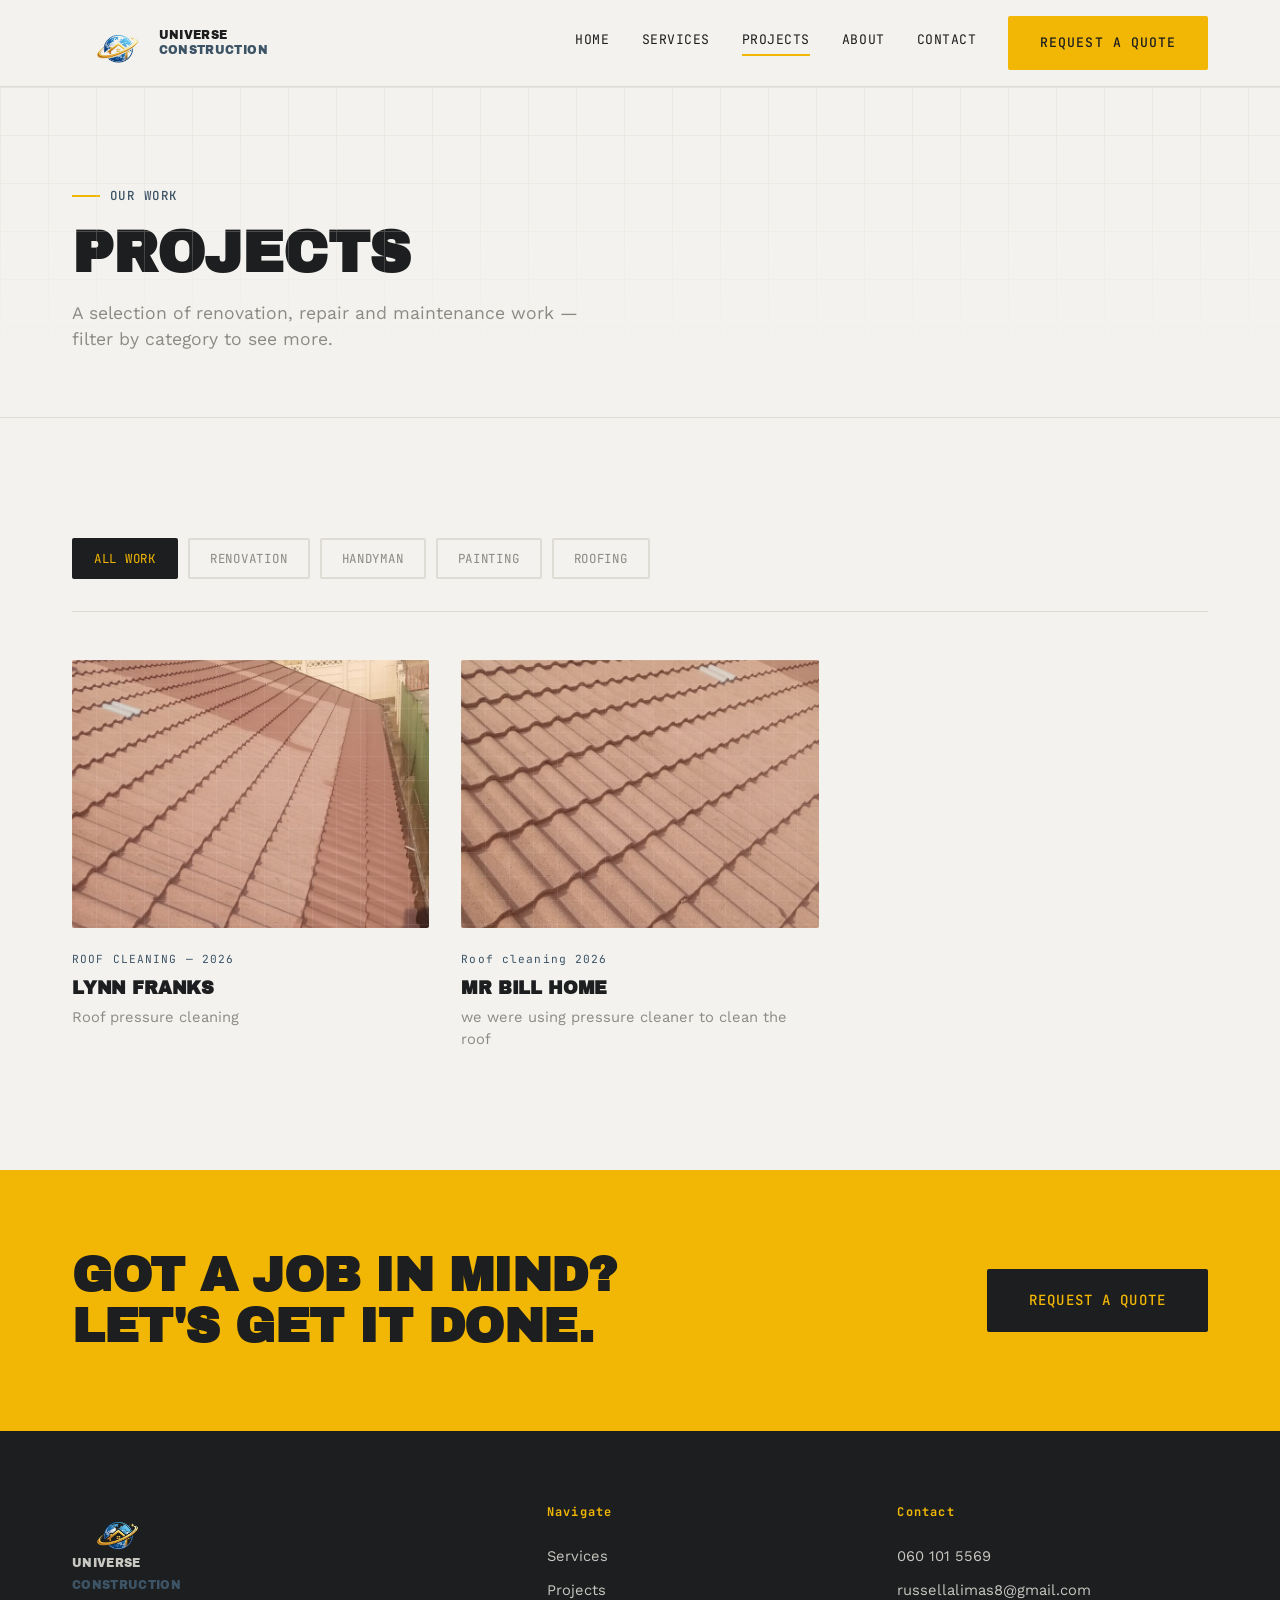
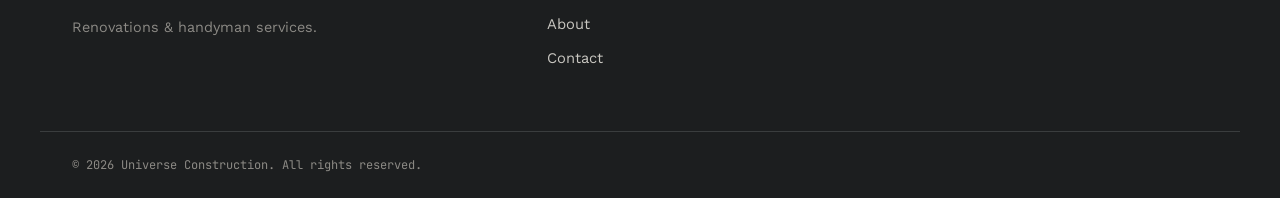
<file: projects.html>
<!DOCTYPE html>
<html lang="en">
<head>
<meta charset="UTF-8">
<meta name="viewport" content="width=device-width, initial-scale=1.0">
<title>Projects | Universe Construction</title>
<meta name="description" content="A selection of renovation, handyman and painting projects completed by Universe Construction.">
<link rel="preconnect" href="https://fonts.googleapis.com">
<link rel="preconnect" href="https://fonts.gstatic.com" crossorigin>
<link href="https://fonts.googleapis.com/css2?family=Archivo+Black&family=Work+Sans:wght@400;500;600;700&family=JetBrains+Mono:wght@400;500&display=swap" rel="stylesheet">
<link rel="stylesheet" href="css/styles.css">
</head>
<body>

<!-- ============ HEADER ============ -->
<header class="site-header" id="siteHeader">
  <div class="container header-inner">
    <a href="index.html" class="logo">
      <img src="images/logo-icon.png" alt="Universe Construction logo" class="logo-mark-img">
      <span class="logo-text">UNIVERSE<br><span>CONSTRUCTION</span></span>
    </a>
    <nav class="main-nav" id="mainNav">
      <a href="index.html">Home</a>
      <a href="services.html">Services</a>
      <a href="projects.html" class="active">Projects</a>
      <a href="about.html">About</a>
      <a href="contact.html">Contact</a>
    </nav>
    <a href="contact.html#quote" class="btn btn-primary nav-cta">Request a Quote</a>
    <button class="nav-toggle" id="navToggle" aria-label="Toggle menu" aria-expanded="false">
      <span></span><span></span><span></span>
    </button>
  </div>
</header>

<main>

  <!-- ============ PAGE HERO ============ -->
  <section class="page-hero">
    <div class="blueprint-grid" aria-hidden="true"></div>
    <div class="container">
      <p class="eyebrow"><span class="eyebrow-line"></span>OUR WORK</p>
      <h1 class="page-title">Projects</h1>
      <p class="page-lead">A selection of renovation, repair and maintenance work — filter by category to see more.</p>
    </div>
  </section>

  <!-- ============ FILTER + GALLERY ============ -->
  <section class="section gallery-section">
    <div class="container">

      <div class="filter-bar" id="filterBar">
        <button class="filter-btn active" data-filter="all">All Work</button>
        <button class="filter-btn" data-filter="renovation">Renovation</button>
        <button class="filter-btn" data-filter="handyman">Handyman</button>
        <button class="filter-btn" data-filter="painting">Painting</button>
        <button class="filter-btn" data-filter="roofing">Roofing</button>
      </div>

      <div class="gallery-grid" id="galleryGrid">
        <p class="gallery-loading">Loading projects...</p>
      </div>

      <p class="gallery-empty" id="galleryEmpty" hidden>No projects in this category yet.</p>

    </div>
  </section>

  <!-- ============ CTA BAND ============ -->
  <section class="cta-band">
    <div class="container cta-band-inner">
      <h2>Got a job in mind?<br>Let's get it done.</h2>
      <a href="contact.html#quote" class="btn btn-primary btn-lg">Request a Quote</a>
    </div>
  </section>

</main>

<!-- ============ FOOTER ============ -->
<footer class="site-footer">
  <div class="container footer-inner">
    <div class="footer-col">
      <a href="index.html" class="logo">
        <img src="images/logo-icon.png" alt="Universe Construction logo" class="logo-mark-img">
        <span class="logo-text">UNIVERSE<br><span>CONSTRUCTION</span></span>
      </a>
      <p class="footer-tag">Renovations &amp; handyman services.</p>
    </div>
    <div class="footer-col">
      <h5>Navigate</h5>
      <a href="services.html">Services</a>
      <a href="projects.html">Projects</a>
      <a href="about.html">About</a>
      <a href="contact.html">Contact</a>
    </div>
    <div class="footer-col">
      <h5>Contact</h5>
      <a href="tel:+27601015569">060 101 5569</a>
      <a href="mailto:russellalimas8@gmail.com">russellalimas8@gmail.com</a>
    </div>
  </div>
  <div class="container footer-bottom">
    <span>© <span id="year"></span> Universe Construction. All rights reserved.</span>
  </div>
</footer>

<script src="js/main.js"></script>
</body>
</html>
</file>
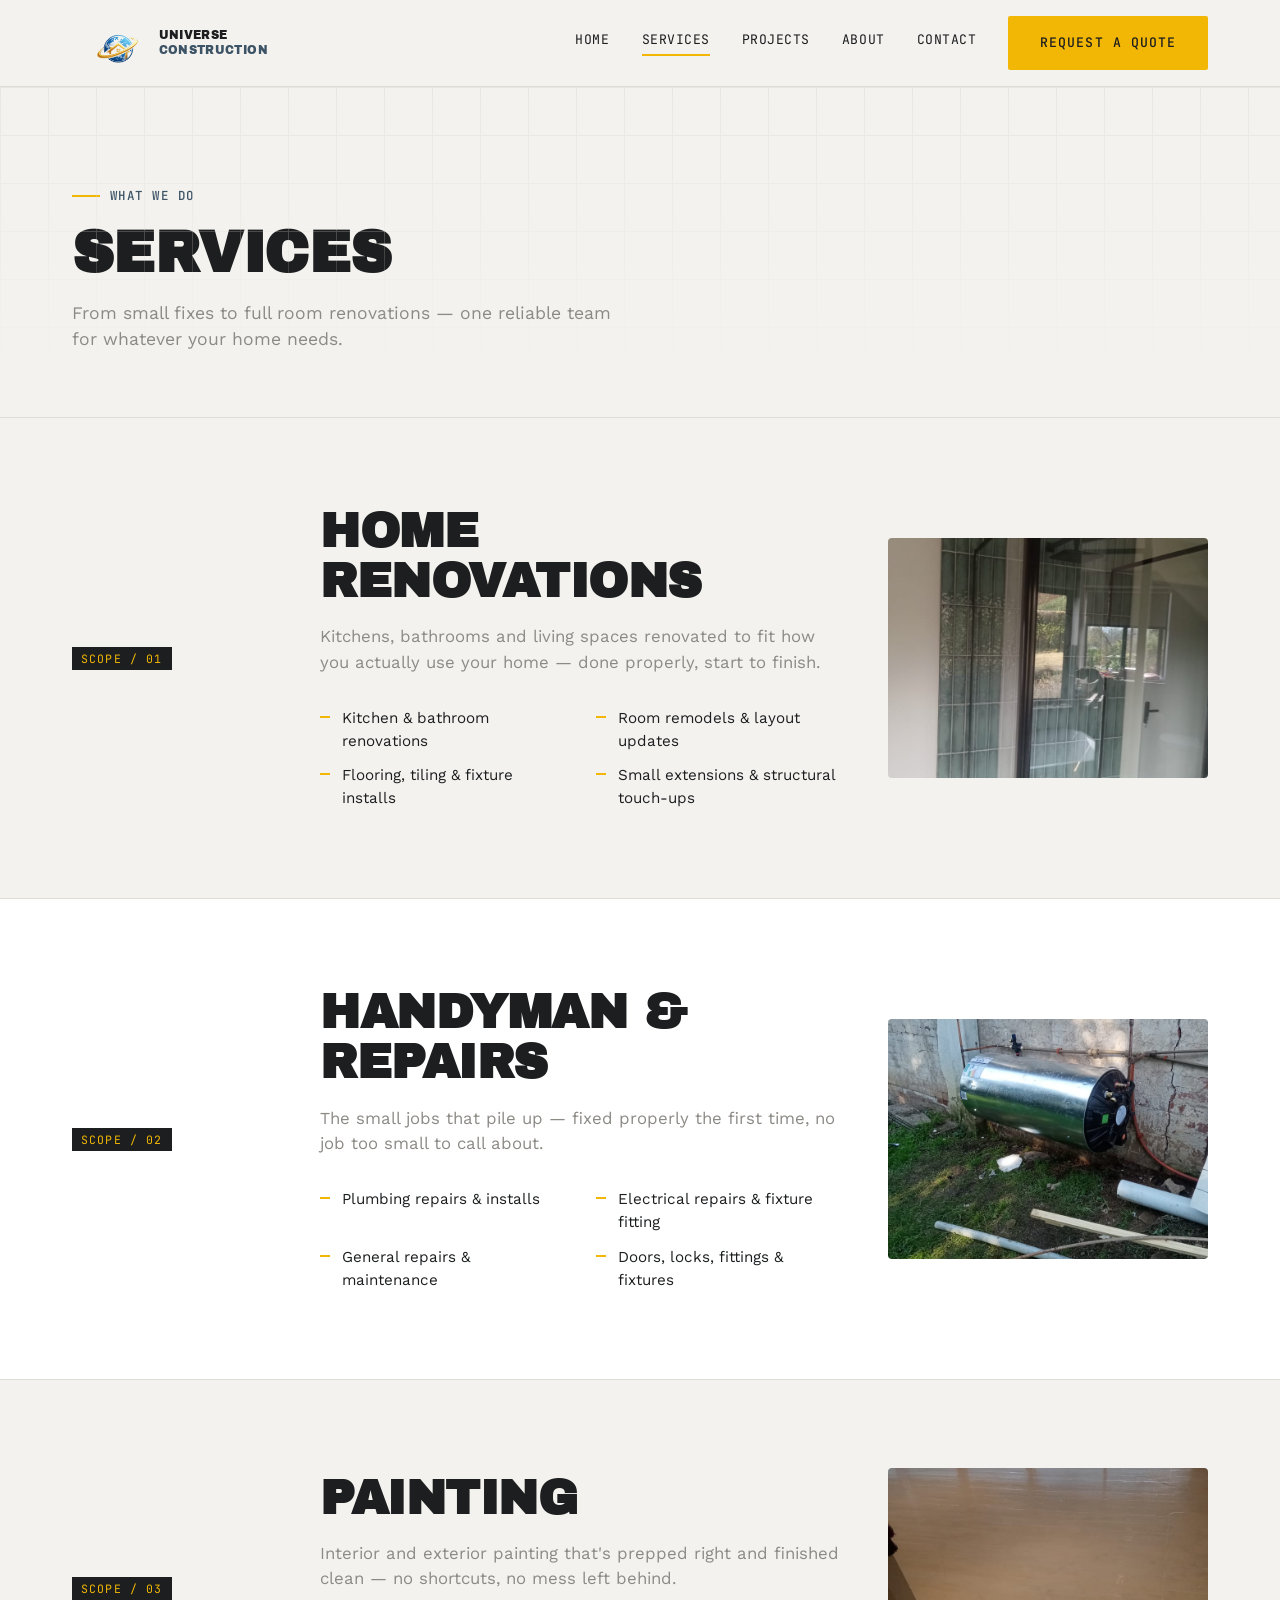
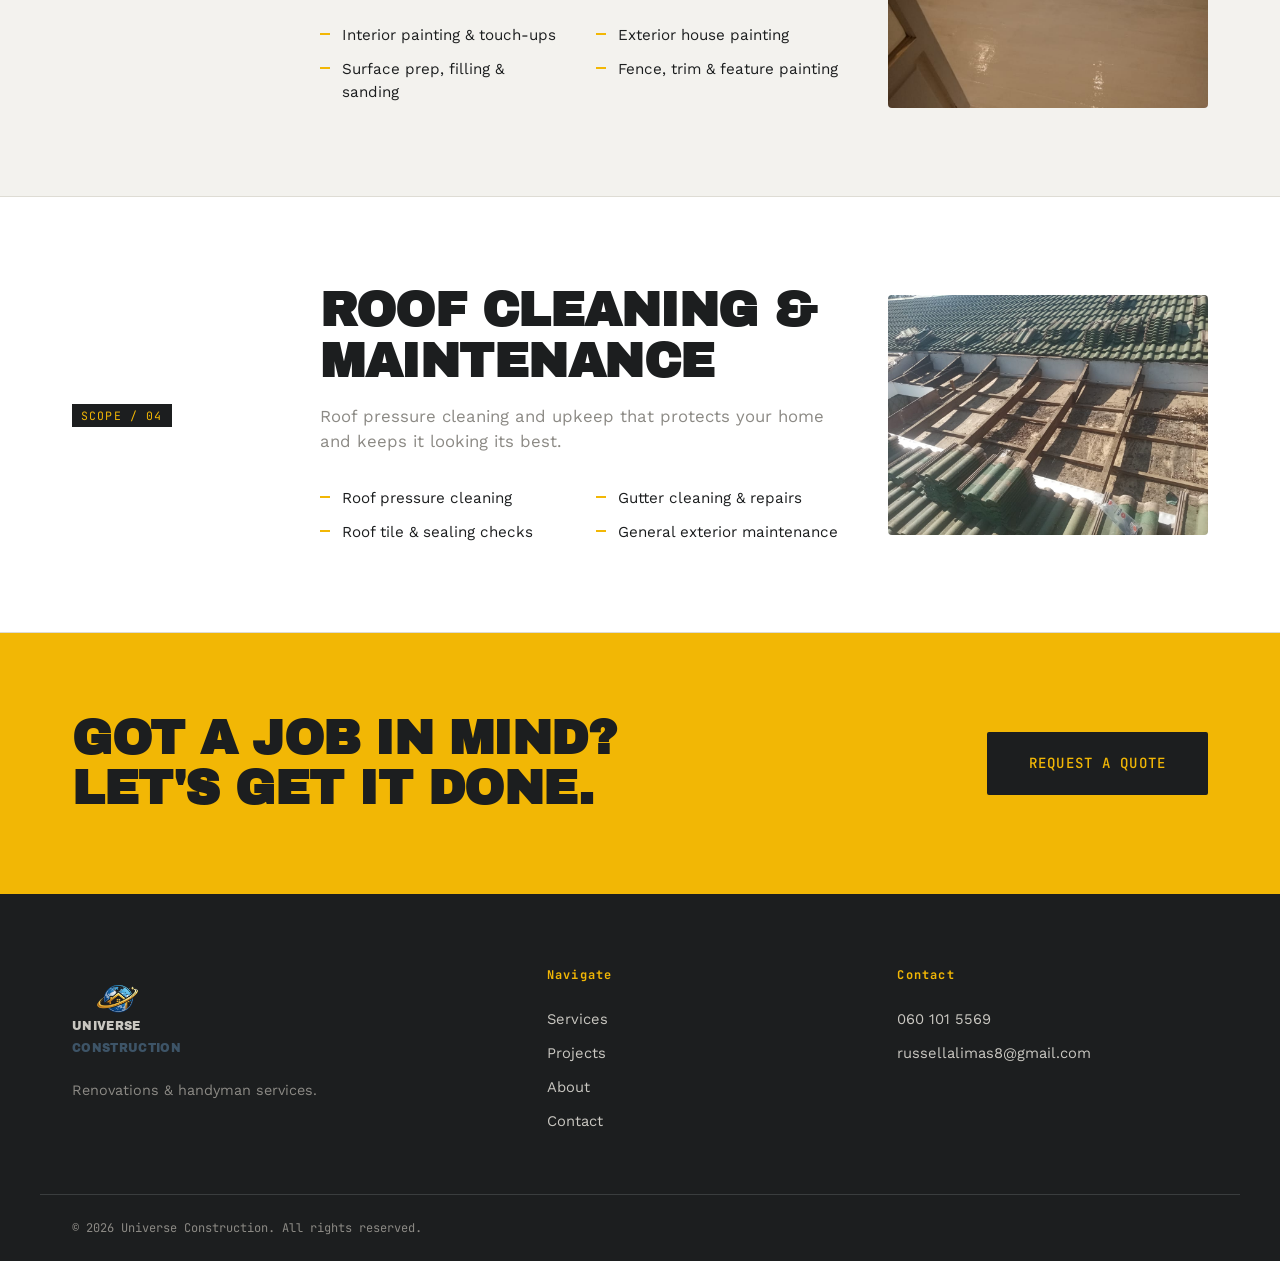
<file: services.html>
<!DOCTYPE html>
<html lang="en">
<head>
<meta charset="UTF-8">
<meta name="viewport" content="width=device-width, initial-scale=1.0">
<title>Services | Universe Construction</title>
<meta name="description" content="Home renovations, handyman repairs, painting and roof cleaning services from Universe Construction.">
<link rel="preconnect" href="https://fonts.googleapis.com">
<link rel="preconnect" href="https://fonts.gstatic.com" crossorigin>
<link href="https://fonts.googleapis.com/css2?family=Archivo+Black&family=Work+Sans:wght@400;500;600;700&family=JetBrains+Mono:wght@400;500&display=swap" rel="stylesheet">
<link rel="stylesheet" href="css/styles.css">
</head>
<body>

<!-- ============ HEADER ============ -->
<header class="site-header" id="siteHeader">
  <div class="container header-inner">
    <a href="index.html" class="logo">
      <img src="images/logo-icon.png" alt="Universe Construction logo" class="logo-mark-img">
      <span class="logo-text">UNIVERSE<br><span>CONSTRUCTION</span></span>
    </a>
    <nav class="main-nav" id="mainNav">
      <a href="index.html">Home</a>
      <a href="services.html" class="active">Services</a>
      <a href="projects.html">Projects</a>
      <a href="about.html">About</a>
      <a href="contact.html">Contact</a>
    </nav>
    <a href="contact.html#quote" class="btn btn-primary nav-cta">Request a Quote</a>
    <button class="nav-toggle" id="navToggle" aria-label="Toggle menu" aria-expanded="false">
      <span></span><span></span><span></span>
    </button>
  </div>
</header>

<main>

  <!-- ============ PAGE HERO ============ -->
  <section class="page-hero">
    <div class="blueprint-grid" aria-hidden="true"></div>
    <div class="container">
      <p class="eyebrow"><span class="eyebrow-line"></span>WHAT WE DO</p>
      <h1 class="page-title">Services</h1>
      <p class="page-lead">From small fixes to full room renovations — one reliable team for whatever your home needs.</p>
    </div>
  </section>

  <!-- ============ SERVICE 01 ============ -->
  <section class="service-detail" id="residential">
    <div class="container service-detail-inner has-image">
      <div class="service-detail-num">
        <span class="service-tag">SCOPE / 01</span>
      </div>
      <div class="service-detail-content">
        <h2>Home Renovations</h2>
        <p class="service-detail-lead">Kitchens, bathrooms and living spaces renovated to fit how you actually use your home — done properly, start to finish.</p>
        <ul class="service-detail-list">
          <li>Kitchen &amp; bathroom renovations</li>
          <li>Room remodels &amp; layout updates</li>
          <li>Flooring, tiling &amp; fixture installs</li>
          <li>Small extensions &amp; structural touch-ups</li>
        </ul>
      </div>
      <div class="service-detail-image">
        <img src="images/services/home-renovations.jpeg" alt="Renovated bathroom with glass shower and tiled wall" loading="lazy">
      </div>
    </div>
  </section>

  <!-- ============ SERVICE 02 ============ -->
  <section class="service-detail alt" id="commercial">
    <div class="container service-detail-inner has-image">
      <div class="service-detail-num">
        <span class="service-tag">SCOPE / 02</span>
      </div>
      <div class="service-detail-content">
        <h2>Handyman &amp; Repairs</h2>
        <p class="service-detail-lead">The small jobs that pile up — fixed properly the first time, no job too small to call about.</p>
        <ul class="service-detail-list">
          <li>Plumbing repairs &amp; installs</li>
          <li>Electrical repairs &amp; fixture fitting</li>
          <li>General repairs &amp; maintenance</li>
          <li>Doors, locks, fittings &amp; fixtures</li>
        </ul>
      </div>
      <div class="service-detail-image">
        <img src="images/services/handyman-repairs.jpeg" alt="Geyser water heater installation" loading="lazy">
      </div>
    </div>
  </section>

  <!-- ============ SERVICE 03 ============ -->
  <section class="service-detail" id="civil">
    <div class="container service-detail-inner has-image">
      <div class="service-detail-num">
        <span class="service-tag">SCOPE / 03</span>
      </div>
      <div class="service-detail-content">
        <h2>Painting</h2>
        <p class="service-detail-lead">Interior and exterior painting that's prepped right and finished clean — no shortcuts, no mess left behind.</p>
        <ul class="service-detail-list">
          <li>Interior painting &amp; touch-ups</li>
          <li>Exterior house painting</li>
          <li>Surface prep, filling &amp; sanding</li>
          <li>Fence, trim &amp; feature painting</li>
        </ul>
      </div>
      <div class="service-detail-image">
        <img src="images/services/painting.jpeg" alt="Freshly painted hallway floor" loading="lazy">
      </div>
    </div>
  </section>

  <!-- ============ SERVICE 04 ============ -->
  <section class="service-detail alt" id="management">
    <div class="container service-detail-inner has-image">
      <div class="service-detail-num">
        <span class="service-tag">SCOPE / 04</span>
      </div>
      <div class="service-detail-content">
        <h2>Roof Cleaning &amp; Maintenance</h2>
        <p class="service-detail-lead">Roof pressure cleaning and upkeep that protects your home and keeps it looking its best.</p>
        <ul class="service-detail-list">
          <li>Roof pressure cleaning</li>
          <li>Gutter cleaning &amp; repairs</li>
          <li>Roof tile &amp; sealing checks</li>
          <li>General exterior maintenance</li>
        </ul>
      </div>
      <div class="service-detail-image">
        <img src="images/services/roof-cleaning.jpeg" alt="Roof tiles during maintenance work" loading="lazy">
      </div>
    </div>
  </section>

  <!-- ============ CTA BAND ============ -->
  <section class="cta-band">
    <div class="container cta-band-inner">
      <h2>Got a job in mind?<br>Let's get it done.</h2>
      <a href="contact.html#quote" class="btn btn-primary btn-lg">Request a Quote</a>
    </div>
  </section>

</main>

<!-- ============ FOOTER ============ -->
<footer class="site-footer">
  <div class="container footer-inner">
    <div class="footer-col">
      <a href="index.html" class="logo">
        <img src="images/logo-icon.png" alt="Universe Construction logo" class="logo-mark-img">
        <span class="logo-text">UNIVERSE<br><span>CONSTRUCTION</span></span>
      </a>
      <p class="footer-tag">Renovations &amp; handyman services.</p>
    </div>
    <div class="footer-col">
      <h5>Navigate</h5>
      <a href="services.html">Services</a>
      <a href="projects.html">Projects</a>
      <a href="about.html">About</a>
      <a href="contact.html">Contact</a>
    </div>
    <div class="footer-col">
      <h5>Contact</h5>
      <a href="tel:+27601015569">060 101 5569</a>
      <a href="mailto:russellalimas8@gmail.com">russellalimas8@gmail.com</a>
    </div>
  </div>
  <div class="container footer-bottom">
    <span>© <span id="year"></span> Universe Construction. All rights reserved.</span>
  </div>
</footer>

<script src="js/main.js"></script>
</body>
</html>
</file>
<file: css/styles.css>
/* ==========================================================================
   UNIVERSE CONSTRUCTION — DESIGN SYSTEM
   Palette: charcoal graphite + safety yellow (blueprint/site-signage theme)
   ========================================================================== */

:root {
  /* Colors */
  --color-charcoal: #1C1E1F;      /* primary dark / bg */
  --color-charcoal-2: #26282A;    /* elevated dark surface */
  --color-concrete: #8C8A85;      /* muted grey text on light */
  --color-off-white: #F3F2EE;     /* light bg */
  --color-white: #FFFFFF;
  --color-safety-yellow: #F2B705; /* primary accent */
  --color-steel-blue: #3D5467;    /* secondary accent */
  --color-line: #DEDCD4;          /* hairline on light */
  --color-line-dark: #3A3D3E;     /* hairline on dark */

  /* Type */
  --font-display: 'Archivo Black', sans-serif;
  --font-body: 'Work Sans', sans-serif;
  --font-mono: 'JetBrains Mono', monospace;

  /* Layout */
  --container-w: 1200px;
  --section-pad: 120px;
}

/* ---------- Reset ---------- */
* { margin: 0; padding: 0; box-sizing: border-box; }
html { scroll-behavior: smooth; }
body {
  font-family: var(--font-body);
  color: var(--color-charcoal);
  background: var(--color-off-white);
  line-height: 1.5;
  -webkit-font-smoothing: antialiased;
}
img { max-width: 100%; display: block; }
a { color: inherit; text-decoration: none; }
ul { list-style: none; }
button { font-family: inherit; cursor: pointer; }

@media (prefers-reduced-motion: reduce) {
  *, *::before, *::after { animation-duration: 0.01ms !important; transition-duration: 0.01ms !important; scroll-behavior: auto !important; }
}

:focus-visible {
  outline: 3px solid var(--color-safety-yellow);
  outline-offset: 3px;
}

.container {
  max-width: var(--container-w);
  margin: 0 auto;
  padding: 0 32px;
}

/* ---------- Typography ---------- */
h1, h2, h3, h4 {
  font-family: var(--font-display);
  line-height: 1.05;
  letter-spacing: -0.01em;
  text-transform: uppercase;
}
h2 { font-size: clamp(2rem, 4vw, 3rem); }
h3 { font-size: 1.35rem; }
h4 { font-size: 1.05rem; }
p { color: var(--color-concrete); }

.eyebrow {
  display: flex;
  align-items: center;
  gap: 10px;
  font-family: var(--font-mono);
  font-size: 0.78rem;
  font-weight: 500;
  letter-spacing: 0.12em;
  color: var(--color-steel-blue);
  margin-bottom: 18px;
}
.eyebrow-line {
  width: 28px;
  height: 2px;
  background: var(--color-safety-yellow);
  display: inline-block;
}
.section-head.light .eyebrow { color: var(--color-safety-yellow); }
.section-head.light h2 { color: var(--color-white); }

/* ---------- Buttons ---------- */
.btn {
  display: inline-flex;
  align-items: center;
  justify-content: center;
  gap: 8px;
  padding: 15px 30px;
  font-family: var(--font-mono);
  font-size: 0.82rem;
  font-weight: 500;
  letter-spacing: 0.08em;
  text-transform: uppercase;
  border-radius: 2px;
  border: 2px solid transparent;
  transition: all 0.2s ease;
  white-space: nowrap;
}
.btn-primary {
  background: var(--color-safety-yellow);
  color: var(--color-charcoal);
  border-color: var(--color-safety-yellow);
}
.btn-primary:hover { background: transparent; color: var(--color-safety-yellow); }
.btn-outline {
  background: transparent;
  color: var(--color-charcoal);
  border-color: var(--color-charcoal);
}
.btn-outline:hover { background: var(--color-charcoal); color: var(--color-white); }
.btn-outline-light { color: var(--color-white); border-color: var(--color-white); }
.btn-outline-light:hover { background: var(--color-white); color: var(--color-charcoal); }
.btn-lg { padding: 19px 40px; font-size: 0.88rem; }

/* ---------- Header ---------- */
.site-header {
  position: sticky;
  top: 0;
  z-index: 100;
  background: rgba(243, 242, 238, 0.92);
  backdrop-filter: blur(8px);
  border-bottom: 1px solid var(--color-line);
}
.header-inner {
  display: flex;
  align-items: center;
  justify-content: space-between;
  gap: 24px;
  padding-top: 16px;
  padding-bottom: 16px;
}
.logo {
  display: flex;
  align-items: center;
  gap: 12px;
  flex-shrink: 0;
}
.logo-mark-img {
  height: 42px;
  width: auto;
  flex-shrink: 0;
}
.logo-text {
  font-family: var(--font-display);
  font-size: 0.72rem;
  line-height: 1.25;
  letter-spacing: 0.03em;
}
.logo-text span { color: var(--color-steel-blue); }

.main-nav { display: flex; gap: 32px; margin-left: auto; }
.main-nav a {
  font-family: var(--font-mono);
  font-size: 0.82rem;
  letter-spacing: 0.04em;
  text-transform: uppercase;
  padding-bottom: 4px;
  border-bottom: 2px solid transparent;
  transition: border-color 0.2s ease;
}
.main-nav a:hover, .main-nav a.active { border-color: var(--color-safety-yellow); }

.nav-cta { margin-left: 8px; }
.nav-toggle {
  display: none;
  flex-direction: column;
  gap: 5px;
  background: none;
  border: none;
  padding: 6px;
}
.nav-toggle span { width: 24px; height: 2px; background: var(--color-charcoal); }

/* ---------- Hero ---------- */
.hero {
  position: relative;
  padding: 90px 0 60px;
  background: var(--color-off-white);
  overflow: hidden;
}
.blueprint-grid {
  position: absolute;
  inset: 0;
  background-image:
    linear-gradient(var(--color-line) 1px, transparent 1px),
    linear-gradient(90deg, var(--color-line) 1px, transparent 1px);
  background-size: 48px 48px;
  opacity: 0.5;
  mask-image: linear-gradient(to bottom, black, transparent 85%);
}
.hero-inner { position: relative; max-width: 780px; }
.hero-title {
  font-size: clamp(2.6rem, 6vw, 4.6rem);
  margin-bottom: 24px;
}
.hero-sub {
  font-size: 1.1rem;
  max-width: 520px;
  margin-bottom: 36px;
}
.hero-actions { display: flex; gap: 16px; flex-wrap: wrap; margin-bottom: 64px; }

.hero-specs {
  position: relative;
  display: flex;
  gap: 48px;
  flex-wrap: wrap;
  border-top: 1px solid var(--color-line);
  padding-top: 28px;
}
.spec-line { display: flex; flex-direction: column; gap: 6px; }
.spec-line span {
  font-family: var(--font-mono);
  font-size: 0.7rem;
  letter-spacing: 0.08em;
  color: var(--color-concrete);
}
.spec-line strong {
  font-family: var(--font-display);
  font-size: 1.5rem;
  color: var(--color-charcoal);
}

/* ---------- Marquee ---------- */
.marquee-strip {
  background: var(--color-charcoal);
  color: var(--color-safety-yellow);
  overflow: hidden;
  padding: 14px 0;
  border-top: 1px solid var(--color-line-dark);
  border-bottom: 1px solid var(--color-line-dark);
}
.marquee-track {
  display: flex;
  gap: 28px;
  white-space: nowrap;
  width: max-content;
  animation: marquee 28s linear infinite;
  font-family: var(--font-mono);
  font-size: 0.82rem;
  letter-spacing: 0.1em;
}
.marquee-track span:nth-child(odd) { color: var(--color-concrete); }
@keyframes marquee {
  from { transform: translateX(0); }
  to { transform: translateX(-50%); }
}

/* ---------- Sections generic ---------- */
.section { padding: var(--section-pad) 0; }
.section-head { max-width: 620px; margin-bottom: 64px; }
.section-cta { margin-top: 48px; text-align: center; }
.dark-section { background: var(--color-charcoal); color: var(--color-white); }
.dark-section p { color: #B7B5AF; }

/* ---------- Services grid ---------- */
.services-grid {
  display: grid;
  grid-template-columns: repeat(2, 1fr);
  gap: 2px;
  background: var(--color-line);
  border: 1px solid var(--color-line);
}
.service-card {
  background: var(--color-off-white);
  padding: 40px;
  display: flex;
  flex-direction: column;
  gap: 16px;
  transition: background 0.25s ease;
}
.service-card:hover { background: var(--color-white); }
.service-card-top { display: flex; flex-direction: column; gap: 10px; }
.service-tag {
  font-family: var(--font-mono);
  font-size: 0.72rem;
  letter-spacing: 0.1em;
  color: var(--color-safety-yellow);
  background: var(--color-charcoal);
  width: fit-content;
  padding: 4px 9px;
}
.card-link {
  font-family: var(--font-mono);
  font-size: 0.8rem;
  letter-spacing: 0.04em;
  color: var(--color-steel-blue);
  margin-top: auto;
}
.card-link:hover { color: var(--color-charcoal); }

/* ---------- Projects grid ---------- */
.projects-grid {
  display: grid;
  grid-template-columns: repeat(3, 1fr);
  gap: 24px;
}
.project-thumb {
  aspect-ratio: 4/3;
  border-radius: 2px;
  background: linear-gradient(135deg, var(--color-steel-blue), var(--color-charcoal-2));
  position: relative;
  overflow: hidden;
}
.project-thumb::after {
  content: '';
  position: absolute; inset: 0;
  background-image: linear-gradient(rgba(255,255,255,0.06) 1px, transparent 1px), linear-gradient(90deg, rgba(255,255,255,0.06) 1px, transparent 1px);
  background-size: 24px 24px;
}
.thumb-2 { background: linear-gradient(135deg, #6B6045, var(--color-charcoal-2)); }
.thumb-3 { background: linear-gradient(135deg, #4C5A4A, var(--color-charcoal-2)); }
.project-thumb img {
  width: 100%;
  height: 100%;
  object-fit: cover;
  display: block;
  position: relative;
  z-index: 1;
}
.project-info { padding-top: 16px; }
.project-meta {
  font-family: var(--font-mono);
  font-size: 0.7rem;
  letter-spacing: 0.1em;
  color: var(--color-safety-yellow);
}
.project-info h3 { color: var(--color-white); margin-top: 8px; font-size: 1.1rem; }

/* ---------- Trust section ---------- */
.trust-inner {
  display: grid;
  grid-template-columns: 1fr 1fr;
  gap: 64px;
}
.trust-lead { margin-top: 20px; font-size: 1.05rem; }
.trust-list { display: flex; flex-direction: column; gap: 32px; }
.trust-item { display: flex; gap: 20px; }
.trust-num {
  font-family: var(--font-mono);
  font-size: 0.85rem;
  color: var(--color-safety-yellow);
  background: var(--color-charcoal);
  height: 34px; width: 34px;
  display: flex; align-items: center; justify-content: center;
  flex-shrink: 0;
}
.trust-item h4 { text-transform: none; margin-bottom: 6px; }
.trust-item p { font-size: 0.95rem; }

/* ---------- CTA band ---------- */
.cta-band { background: var(--color-safety-yellow); padding: 80px 0; }
.cta-band-inner {
  display: flex;
  align-items: center;
  justify-content: space-between;
  gap: 24px;
  flex-wrap: wrap;
}
.cta-band h2 { color: var(--color-charcoal); }
.cta-band .btn-primary { background: var(--color-charcoal); color: var(--color-safety-yellow); border-color: var(--color-charcoal); }
.cta-band .btn-primary:hover { background: transparent; color: var(--color-charcoal); }

/* ---------- Footer ---------- */
.site-footer { background: var(--color-charcoal); color: var(--color-white); padding-top: 72px; }
.footer-inner {
  display: grid;
  grid-template-columns: 1.4fr 1fr 1fr;
  gap: 40px;
  padding-bottom: 56px;
  border-bottom: 1px solid var(--color-line-dark);
}
.footer-tag { color: var(--color-concrete); margin-top: 16px; font-size: 0.9rem; }
.footer-col h5 {
  font-family: var(--font-mono);
  font-size: 0.75rem;
  letter-spacing: 0.1em;
  color: var(--color-safety-yellow);
  margin-bottom: 18px;
}
.footer-col a { display: block; color: #C9C7C1; font-size: 0.92rem; padding: 6px 0; }
.footer-col a:hover { color: var(--color-safety-yellow); }
.footer-bottom {
  padding: 24px 32px;
  font-family: var(--font-mono);
  font-size: 0.75rem;
  color: var(--color-concrete);
}

/* ---------- Scroll reveal ---------- */
.reveal { opacity: 0; transform: translateY(24px); transition: opacity 0.6s ease, transform 0.6s ease; }
.reveal.in-view { opacity: 1; transform: translateY(0); }

/* ---------- Page hero (inner pages) ---------- */
.page-hero {
  position: relative;
  padding: 100px 0 64px;
  background: var(--color-off-white);
  overflow: hidden;
  border-bottom: 1px solid var(--color-line);
}
.page-title {
  font-size: clamp(2.4rem, 5vw, 3.6rem);
  margin: 18px 0 16px;
}
.page-lead {
  font-size: 1.1rem;
  max-width: 540px;
}

/* ---------- Service detail rows ---------- */
.service-detail { padding: 88px 0; border-bottom: 1px solid var(--color-line); }
.service-detail.alt { background: var(--color-white); }
.service-detail-inner {
  display: grid;
  grid-template-columns: 200px 1fr;
  gap: 48px;
}
.service-detail-inner.has-image {
  grid-template-columns: 200px 1fr 320px;
  align-items: center;
}
.service-detail-image img {
  width: 100%;
  aspect-ratio: 4 / 3;
  object-fit: cover;
  border-radius: 4px;
  display: block;
}
.service-detail-content h2 { margin-bottom: 18px; }
.service-detail-lead { font-size: 1.05rem; max-width: 620px; margin-bottom: 32px; }
.service-detail-list {
  display: grid;
  grid-template-columns: 1fr 1fr;
  gap: 12px 32px;
  max-width: 640px;
}
.service-detail-list li {
  position: relative;
  padding-left: 22px;
  font-size: 0.95rem;
  color: var(--color-charcoal);
}
.service-detail-list li::before {
  content: '';
  position: absolute;
  left: 0; top: 9px;
  width: 10px; height: 2px;
  background: var(--color-safety-yellow);
}

/* ---------- About: story ---------- */
.about-story-inner {
  display: grid;
  grid-template-columns: 1.1fr 0.9fr;
  gap: 64px;
  align-items: start;
}
.about-story-copy h2 { margin: 18px 0 20px; }
.about-story-copy p { margin-bottom: 16px; font-size: 1.02rem; }
.about-stats {
  display: grid;
  grid-template-columns: 1fr 1fr;
  gap: 2px;
  background: var(--color-line);
  border: 1px solid var(--color-line);
}
.about-stat {
  background: var(--color-white);
  padding: 28px 24px;
  display: flex;
  flex-direction: column;
  gap: 8px;
}
.about-stat strong {
  font-family: var(--font-display);
  font-size: 2rem;
  color: var(--color-charcoal);
}
.about-stat span {
  font-family: var(--font-mono);
  font-size: 0.72rem;
  letter-spacing: 0.06em;
  color: var(--color-concrete);
  text-transform: uppercase;
}

/* ---------- About: values ---------- */
.values-grid {
  display: grid;
  grid-template-columns: repeat(3, 1fr);
  gap: 32px;
}
.value-card { display: flex; flex-direction: column; gap: 16px; }
.value-card h3 { color: var(--color-white); text-transform: none; }
.value-card p { font-size: 0.95rem; }

/* ---------- About: team ---------- */
.team-grid {
  display: grid;
  grid-template-columns: repeat(3, 1fr);
  gap: 32px;
}
.team-photo {
  aspect-ratio: 1;
  border-radius: 2px;
  margin-bottom: 20px;
  background: linear-gradient(135deg, var(--color-steel-blue), var(--color-charcoal));
  position: relative;
  overflow: hidden;
}
.team-photo::after {
  content: '';
  position: absolute; inset: 0;
  background-image: linear-gradient(rgba(255,255,255,0.07) 1px, transparent 1px), linear-gradient(90deg, rgba(255,255,255,0.07) 1px, transparent 1px);
  background-size: 20px 20px;
}
.photo-2 { background: linear-gradient(135deg, #6B6045, var(--color-charcoal)); }
.photo-3 { background: linear-gradient(135deg, #4C5A4A, var(--color-charcoal)); }
.team-card h4 { text-transform: none; font-size: 1.1rem; margin-bottom: 6px; }
.team-role {
  font-family: var(--font-mono);
  font-size: 0.8rem;
  color: var(--color-concrete);
}

/* ---------- Gallery: filter bar ---------- */
.filter-bar {
  display: flex;
  gap: 10px;
  flex-wrap: wrap;
  margin-bottom: 48px;
  border-bottom: 1px solid var(--color-line);
  padding-bottom: 32px;
}
.filter-btn {
  background: transparent;
  border: 2px solid var(--color-line);
  color: var(--color-concrete);
  font-family: var(--font-mono);
  font-size: 0.78rem;
  letter-spacing: 0.06em;
  text-transform: uppercase;
  padding: 10px 20px;
  border-radius: 2px;
  transition: all 0.2s ease;
}
.filter-btn:hover { border-color: var(--color-charcoal); color: var(--color-charcoal); }
.filter-btn.active {
  background: var(--color-charcoal);
  border-color: var(--color-charcoal);
  color: var(--color-safety-yellow);
}

/* ---------- Gallery grid ---------- */
.gallery-grid {
  display: grid;
  grid-template-columns: repeat(3, 1fr);
  gap: 32px;
}
.gallery-card { transition: opacity 0.25s ease, transform 0.25s ease; }
.gallery-card.hidden-card { display: none; }
.gallery-thumb {
  aspect-ratio: 4/3;
  border-radius: 2px;
  position: relative;
  overflow: hidden;
  background: linear-gradient(135deg, var(--color-steel-blue), var(--color-charcoal-2));
  margin-bottom: 18px;
}
.gallery-thumb::after {
  content: '';
  position: absolute; inset: 0;
  background-image: linear-gradient(rgba(255,255,255,0.07) 1px, transparent 1px), linear-gradient(90deg, rgba(255,255,255,0.07) 1px, transparent 1px);
  background-size: 24px 24px;
}
.thumb-4 { background: linear-gradient(135deg, #6B4A45, var(--color-charcoal-2)); }
.thumb-5 { background: linear-gradient(135deg, #4A5A6B, var(--color-charcoal-2)); }
.thumb-6 { background: linear-gradient(135deg, #5A5245, var(--color-charcoal-2)); }
.gallery-info h3 { font-size: 1.1rem; margin: 10px 0 8px; }
.gallery-info p { font-size: 0.92rem; }
.project-meta.meta-dark { color: var(--color-steel-blue); background: none; }
.gallery-loading {
  grid-column: 1 / -1;
  text-align: center;
  padding: 60px 0;
  font-family: var(--font-mono);
  font-size: 0.85rem;
  color: var(--color-concrete);
}
.gallery-thumb img {
  width: 100%;
  height: 100%;
  object-fit: cover;
  display: block;
}
.gallery-thumb-strip {
  display: flex;
  gap: 6px;
  margin-top: -8px;
  margin-bottom: 18px;
  flex-wrap: wrap;
}
.gallery-thumb-mini {
  width: 44px;
  height: 34px;
  padding: 0;
  border: 2px solid transparent;
  border-radius: 3px;
  overflow: hidden;
  cursor: pointer;
  background: none;
  opacity: 0.6;
  transition: opacity 0.2s ease, border-color 0.2s ease;
}
.gallery-thumb-mini img {
  width: 100%;
  height: 100%;
  object-fit: cover;
  display: block;
}
.gallery-thumb-mini.active,
.gallery-thumb-mini:hover {
  opacity: 1;
  border-color: var(--color-safety-yellow);
}
.gallery-empty {
  text-align: center;
  padding: 40px 0;
  font-family: var(--font-mono);
  font-size: 0.85rem;
  letter-spacing: 0.04em;
}

/* ---------- Contact page ---------- */
.contact-inner {
  display: grid;
  grid-template-columns: 0.8fr 1.2fr;
  gap: 64px;
  align-items: start;
}
.contact-details h2, .contact-form-wrap h2 { margin-bottom: 24px; }
.contact-detail-item {
  display: flex;
  flex-direction: column;
  gap: 4px;
  padding: 20px 0;
  border-bottom: 1px solid var(--color-line);
}
.detail-label {
  font-family: var(--font-mono);
  font-size: 0.7rem;
  letter-spacing: 0.1em;
  color: var(--color-safety-yellow);
  background: var(--color-charcoal);
  width: fit-content;
  padding: 3px 8px;
  margin-bottom: 6px;
}
.contact-detail-item a, .contact-detail-item span:last-child { font-size: 1.02rem; color: var(--color-charcoal); }
.contact-detail-item a:hover { color: var(--color-steel-blue); }

.form-lead { margin-bottom: 32px; }

/* ---------- Form fields ---------- */
.form-row {
  display: grid;
  grid-template-columns: 1fr 1fr;
  gap: 24px;
}
.form-field {
  display: flex;
  flex-direction: column;
  margin-bottom: 22px;
}
.form-field label {
  font-family: var(--font-mono);
  font-size: 0.78rem;
  letter-spacing: 0.05em;
  text-transform: uppercase;
  color: var(--color-charcoal);
  margin-bottom: 8px;
}
.req { color: var(--color-safety-yellow); }
.form-field input,
.form-field select,
.form-field textarea {
  font-family: var(--font-body);
  font-size: 0.98rem;
  padding: 13px 14px;
  border: 2px solid var(--color-line);
  border-radius: 2px;
  background: var(--color-white);
  color: var(--color-charcoal);
  transition: border-color 0.2s ease;
}
.form-field input:focus,
.form-field select:focus,
.form-field textarea:focus {
  outline: none;
  border-color: var(--color-steel-blue);
}
.form-field textarea { resize: vertical; min-height: 120px; }
.field-error {
  display: none;
  font-family: var(--font-mono);
  font-size: 0.75rem;
  color: #C0392B;
  margin-top: 6px;
}
.form-field.invalid input,
.form-field.invalid select,
.form-field.invalid textarea {
  border-color: #C0392B;
}
.form-field.invalid .field-error { display: block; }

.form-submit { margin-top: 8px; }
.form-error {
  margin-top: 20px;
  padding: 16px 18px;
  background: #FBEAE8;
  border: 2px solid #C0392B;
  font-size: 0.92rem;
  color: var(--color-charcoal);
}
.form-submit:disabled { opacity: 0.6; cursor: not-allowed; }
.form-success {
  margin-top: 20px;
  padding: 16px 18px;
  background: var(--color-off-white);
  border: 2px solid var(--color-safety-yellow);
  font-size: 0.92rem;
  color: var(--color-charcoal);
}

/* ==========================================================================
   RESPONSIVE
   ========================================================================== */
@media (max-width: 900px) {
  :root { --section-pad: 80px; }
  .main-nav { display: none; }
  .nav-cta { display: none; }
  .nav-toggle { display: flex; }
  .services-grid { grid-template-columns: 1fr; }
  .projects-grid { grid-template-columns: 1fr; }
  .trust-inner { grid-template-columns: 1fr; }
  .footer-inner { grid-template-columns: 1fr; }
  .hero-specs { gap: 32px; }
  .service-detail-inner { grid-template-columns: 1fr; gap: 20px; }
  .service-detail-inner.has-image { grid-template-columns: 1fr; }
  .service-detail-image { order: -1; }
  .service-detail-list { grid-template-columns: 1fr; }
  .about-story-inner { grid-template-columns: 1fr; gap: 32px; }
  .values-grid { grid-template-columns: 1fr; }
  .team-grid { grid-template-columns: 1fr; }
  .gallery-grid { grid-template-columns: 1fr; }
  .contact-inner { grid-template-columns: 1fr; gap: 40px; }
  .form-row { grid-template-columns: 1fr; gap: 0; }
}

@media (max-width: 900px) {
  .main-nav.open {
    display: flex;
    flex-direction: column;
    position: absolute;
    top: 100%;
    left: 0;
    right: 0;
    background: var(--color-off-white);
    border-bottom: 1px solid var(--color-line);
    padding: 24px 32px;
    gap: 18px;
  }
}
</file>
